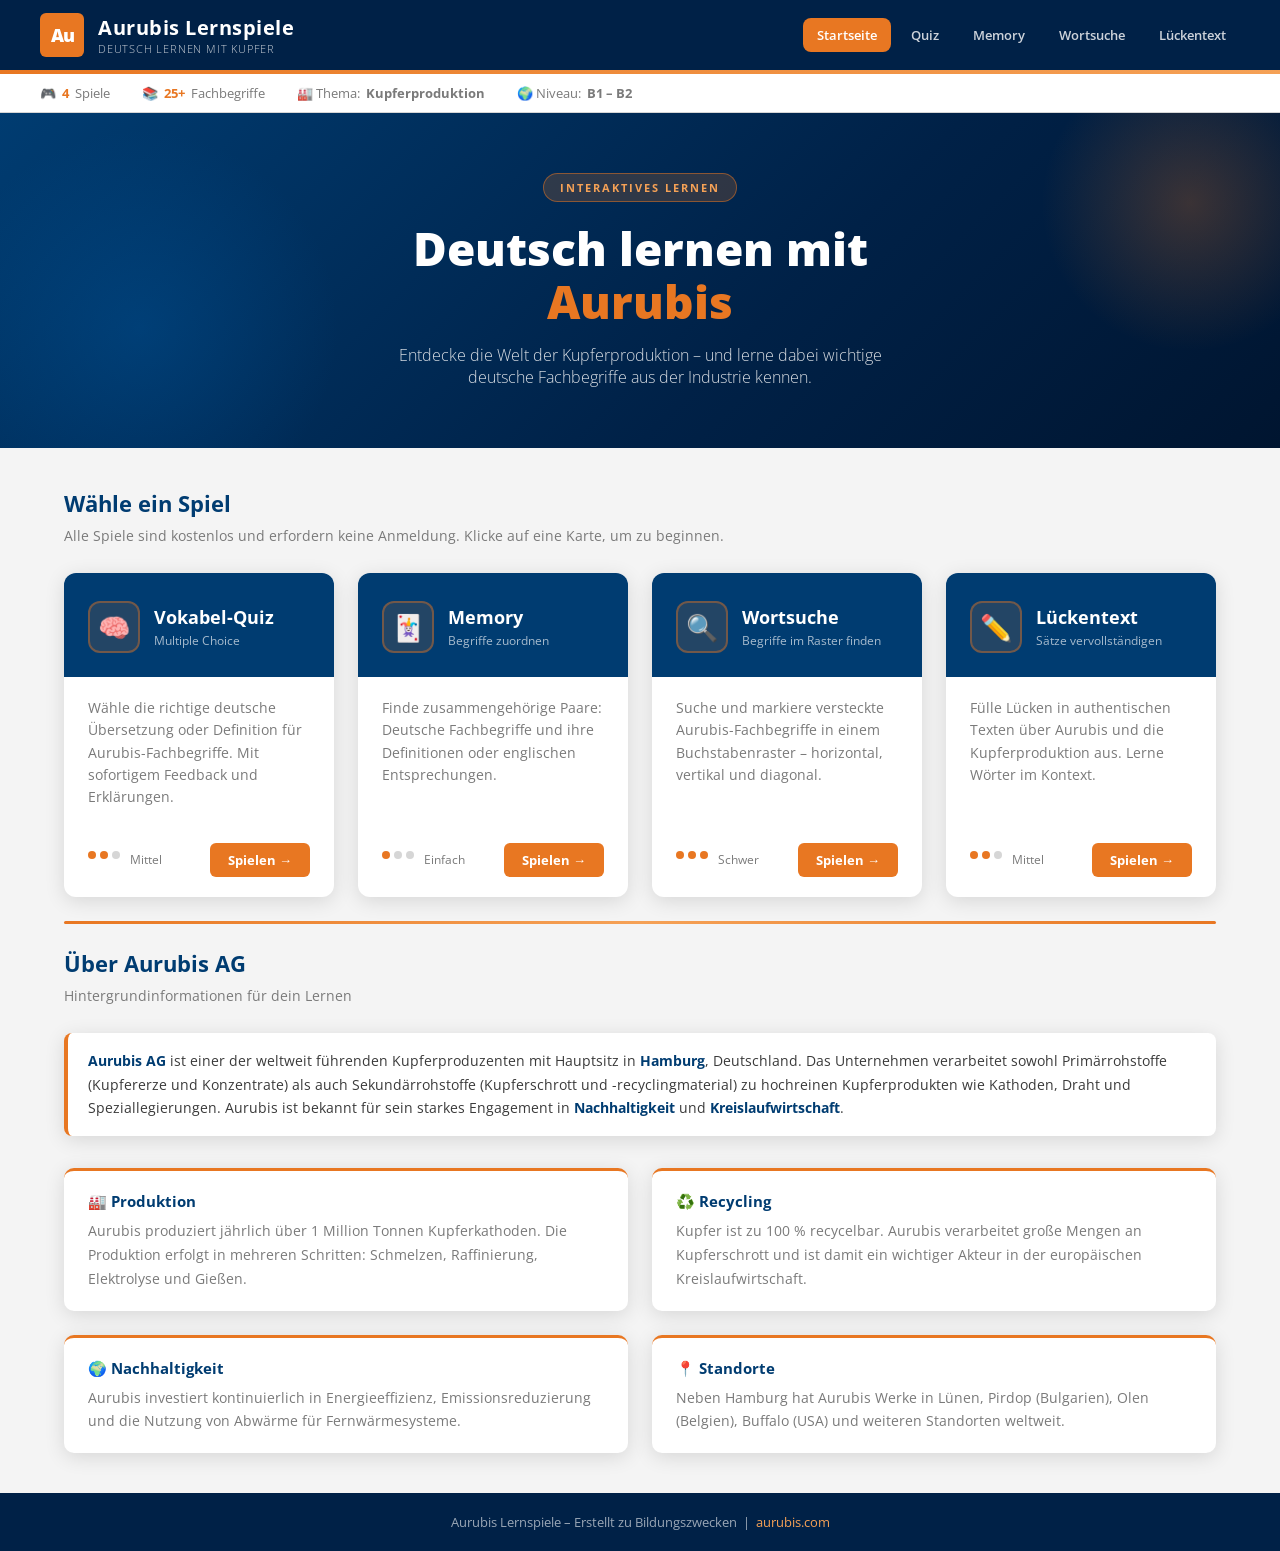
<file: index.html>
<!DOCTYPE html>
<html lang="de">
<head>
  <meta charset="UTF-8" />
  <meta name="viewport" content="width=device-width, initial-scale=1.0" />
  <title>Aurubis Lernspiele – Deutsch lernen mit Aurubis</title>
  <link rel="stylesheet" href="style.css" />
  <style>
    /* Stats strip */
    .stats-strip {
      background: var(--aurubis-white);
      border-bottom: 1px solid var(--aurubis-grey-mid);
      padding: 10px 24px;
    }
    .stats-inner {
      max-width: 1200px;
      margin: 0 auto;
      display: flex;
      gap: 32px;
      align-items: center;
      font-size: 13px;
    }
    .stat-item { display: flex; align-items: center; gap: 6px; color: var(--aurubis-grey); }
    .stat-item .num { color: var(--aurubis-orange); font-weight: 700; }

    .about-grid {
      display: grid;
      grid-template-columns: 1fr 1fr;
      gap: 24px;
      margin-top: 24px;
    }
    @media (max-width: 640px) {
      .about-grid { grid-template-columns: 1fr; }
      .stats-inner { flex-wrap: wrap; gap: 16px; }
    }
    .about-card {
      background: var(--aurubis-white);
      border-radius: 10px;
      padding: 20px 24px;
      box-shadow: var(--shadow);
      border-top: 3px solid var(--aurubis-orange);
    }
    .about-card h4 { color: var(--aurubis-blue); font-size: 15px; margin-bottom: 8px; font-weight: 700; }
    .about-card p { font-size: 14px; color: var(--aurubis-grey); line-height: 1.7; }
  </style>
</head>
<body>

<header class="site-header">
  <div class="header-inner">
    <a href="index.html" class="logo-area">
      <div class="logo-icon">Au</div>
      <div class="logo-text">
        <span class="brand">Aurubis Lernspiele</span>
        <span class="tagline">Deutsch lernen mit Kupfer</span>
      </div>
    </a>
    <nav class="header-nav">
      <a href="index.html" class="active">Startseite</a>
      <a href="quiz.html">Quiz</a>
      <a href="memory.html">Memory</a>
      <a href="wordsearch.html">Wortsuche</a>
      <a href="lueckentext.html">Lückentext</a>
    </nav>
  </div>
</header>
<div class="accent-bar"></div>

<section class="stats-strip">
  <div class="stats-inner">
    <div class="stat-item">🎮 <span class="num">4</span> Spiele</div>
    <div class="stat-item">📚 <span class="num">25+</span> Fachbegriffe</div>
    <div class="stat-item">🏭 Thema: <strong>Kupferproduktion</strong></div>
    <div class="stat-item">🌍 Niveau: <strong>B1 – B2</strong></div>
  </div>
</section>

<section class="hero">
  <div class="hero-content">
    <div class="hero-badge">Interaktives Lernen</div>
    <h1>Deutsch lernen mit<br/><span>Aurubis</span></h1>
    <p>Entdecke die Welt der Kupferproduktion – und lerne dabei wichtige deutsche Fachbegriffe aus der Industrie kennen.</p>
  </div>
</section>

<main>
  <p class="section-title">Wähle ein Spiel</p>
  <p class="section-subtitle">Alle Spiele sind kostenlos und erfordern keine Anmeldung. Klicke auf eine Karte, um zu beginnen.</p>

  <div class="games-grid">

    <a href="quiz.html" class="game-card">
      <div class="game-card-header">
        <div class="game-icon">🧠</div>
        <div>
          <h3>Vokabel-Quiz</h3>
          <p>Multiple Choice</p>
        </div>
      </div>
      <div class="game-card-body">
        <p>Wähle die richtige deutsche Übersetzung oder Definition für Aurubis-Fachbegriffe. Mit sofortigem Feedback und Erklärungen.</p>
      </div>
      <div class="game-card-footer">
        <div class="game-difficulty">
          <div class="dot filled"></div>
          <div class="dot filled"></div>
          <div class="dot"></div>
          <span style="font-size:12px; color:var(--aurubis-grey); margin-left:6px;">Mittel</span>
        </div>
        <span class="play-btn">Spielen →</span>
      </div>
    </a>

    <a href="memory.html" class="game-card">
      <div class="game-card-header">
        <div class="game-icon">🃏</div>
        <div>
          <h3>Memory</h3>
          <p>Begriffe zuordnen</p>
        </div>
      </div>
      <div class="game-card-body">
        <p>Finde zusammengehörige Paare: Deutsche Fachbegriffe und ihre Definitionen oder englischen Entsprechungen.</p>
      </div>
      <div class="game-card-footer">
        <div class="game-difficulty">
          <div class="dot filled"></div>
          <div class="dot"></div>
          <div class="dot"></div>
          <span style="font-size:12px; color:var(--aurubis-grey); margin-left:6px;">Einfach</span>
        </div>
        <span class="play-btn">Spielen →</span>
      </div>
    </a>

    <a href="wordsearch.html" class="game-card">
      <div class="game-card-header">
        <div class="game-icon">🔍</div>
        <div>
          <h3>Wortsuche</h3>
          <p>Begriffe im Raster finden</p>
        </div>
      </div>
      <div class="game-card-body">
        <p>Suche und markiere versteckte Aurubis-Fachbegriffe in einem Buchstabenraster – horizontal, vertikal und diagonal.</p>
      </div>
      <div class="game-card-footer">
        <div class="game-difficulty">
          <div class="dot filled"></div>
          <div class="dot filled"></div>
          <div class="dot filled"></div>
          <span style="font-size:12px; color:var(--aurubis-grey); margin-left:6px;">Schwer</span>
        </div>
        <span class="play-btn">Spielen →</span>
      </div>
    </a>

    <a href="lueckentext.html" class="game-card">
      <div class="game-card-header">
        <div class="game-icon">✏️</div>
        <div>
          <h3>Lückentext</h3>
          <p>Sätze vervollständigen</p>
        </div>
      </div>
      <div class="game-card-body">
        <p>Fülle Lücken in authentischen Texten über Aurubis und die Kupferproduktion aus. Lerne Wörter im Kontext.</p>
      </div>
      <div class="game-card-footer">
        <div class="game-difficulty">
          <div class="dot filled"></div>
          <div class="dot filled"></div>
          <div class="dot"></div>
          <span style="font-size:12px; color:var(--aurubis-grey); margin-left:6px;">Mittel</span>
        </div>
        <span class="play-btn">Spielen →</span>
      </div>
    </a>

  </div>

  <div class="copper-line"></div>

  <p class="section-title">Über Aurubis AG</p>
  <p class="section-subtitle">Hintergrundinformationen für dein Lernen</p>

  <div class="info-box">
    <strong>Aurubis AG</strong> ist einer der weltweit führenden Kupferproduzenten mit Hauptsitz in <strong>Hamburg</strong>, Deutschland.
    Das Unternehmen verarbeitet sowohl Primärrohstoffe (Kupfererze und Konzentrate) als auch Sekundärrohstoffe
    (Kupferschrott und -recyclingmaterial) zu hochreinen Kupferprodukten wie Kathoden, Draht und Speziallegierungen.
    Aurubis ist bekannt für sein starkes Engagement in <strong>Nachhaltigkeit</strong> und <strong>Kreislaufwirtschaft</strong>.
  </div>

  <div class="about-grid">
    <div class="about-card">
      <h4>🏭 Produktion</h4>
      <p>Aurubis produziert jährlich über 1 Million Tonnen Kupferkathoden. Die Produktion erfolgt in mehreren Schritten: Schmelzen, Raffinierung, Elektrolyse und Gießen.</p>
    </div>
    <div class="about-card">
      <h4>♻️ Recycling</h4>
      <p>Kupfer ist zu 100 % recycelbar. Aurubis verarbeitet große Mengen an Kupferschrott und ist damit ein wichtiger Akteur in der europäischen Kreislaufwirtschaft.</p>
    </div>
    <div class="about-card">
      <h4>🌍 Nachhaltigkeit</h4>
      <p>Aurubis investiert kontinuierlich in Energieeffizienz, Emissionsreduzierung und die Nutzung von Abwärme für Fernwärmesysteme.</p>
    </div>
    <div class="about-card">
      <h4>📍 Standorte</h4>
      <p>Neben Hamburg hat Aurubis Werke in Lünen, Pirdop (Bulgarien), Olen (Belgien), Buffalo (USA) und weiteren Standorten weltweit.</p>
    </div>
  </div>

</main>

<footer class="site-footer">
  <p>Aurubis Lernspiele – Erstellt zu Bildungszwecken &nbsp;|&nbsp; <a href="https://www.aurubis.com" target="_blank" rel="noopener">aurubis.com</a></p>
</footer>

</body>
</html>
</file>
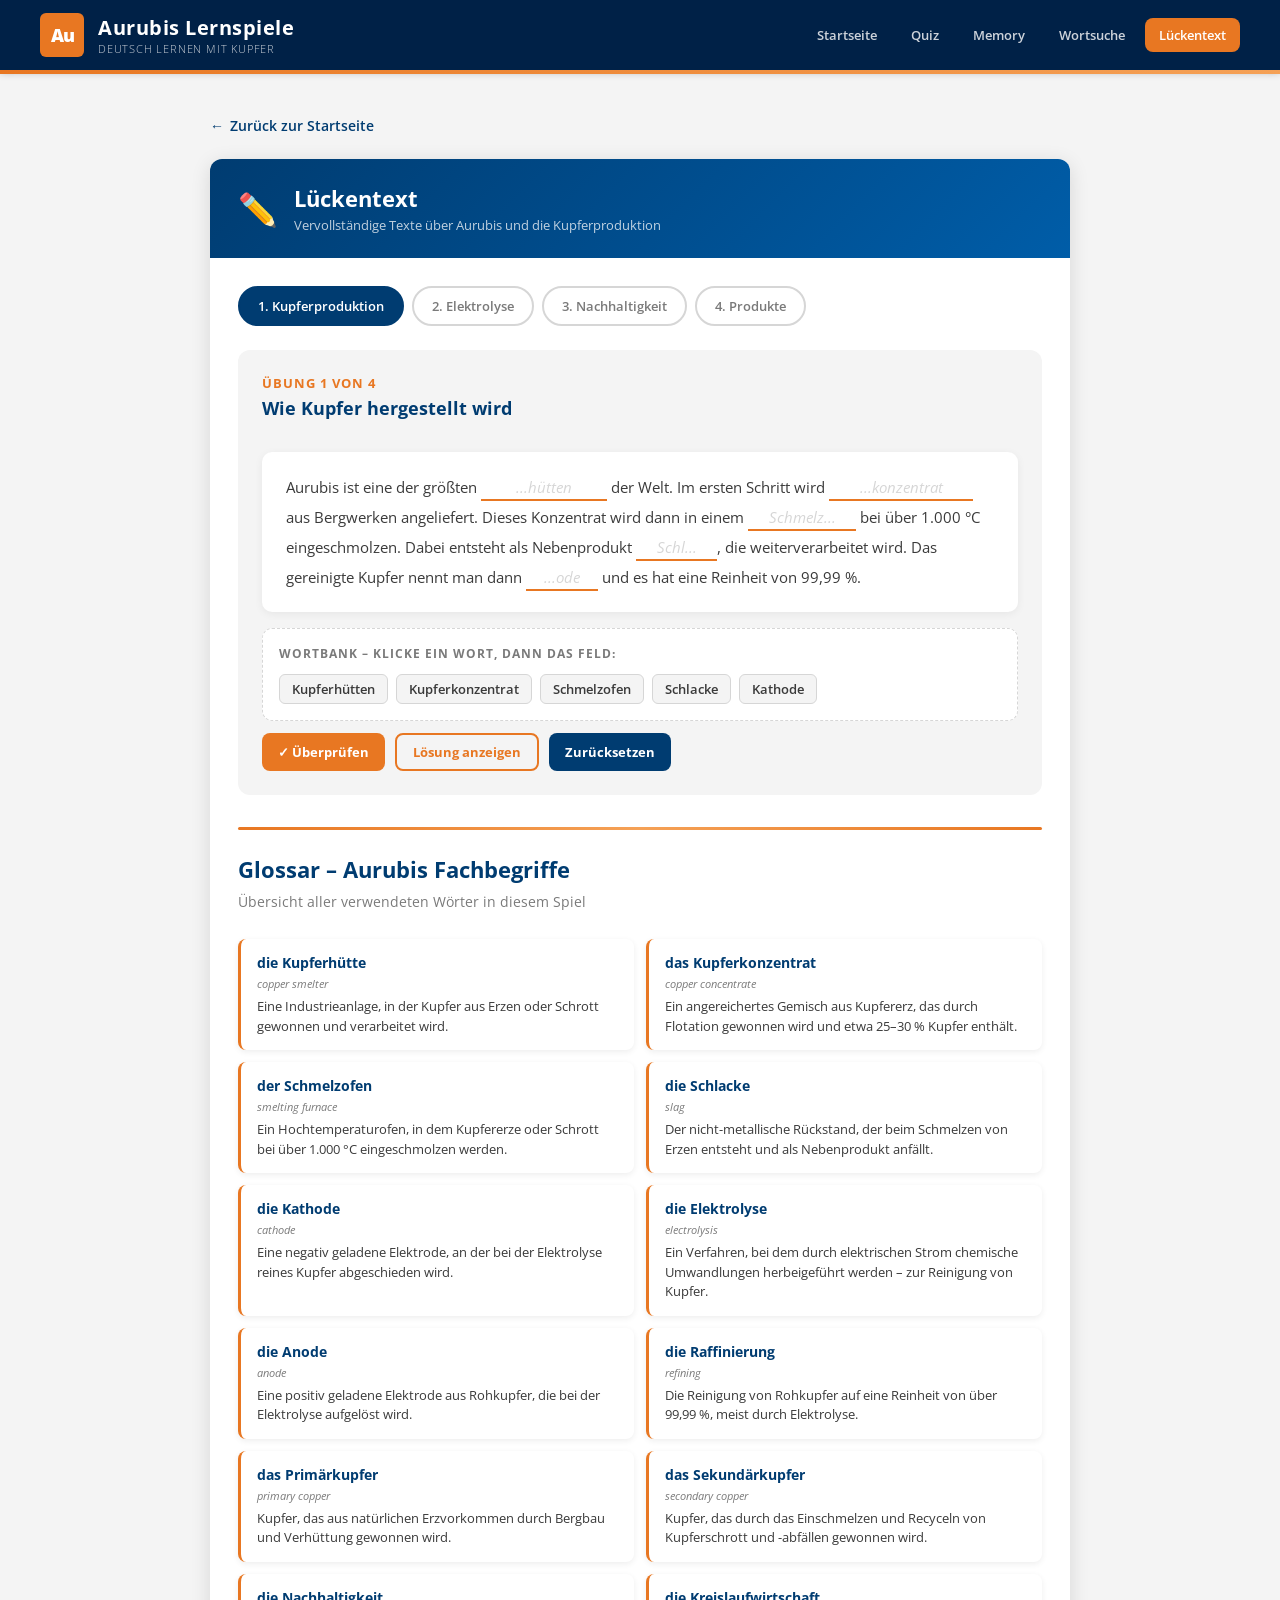
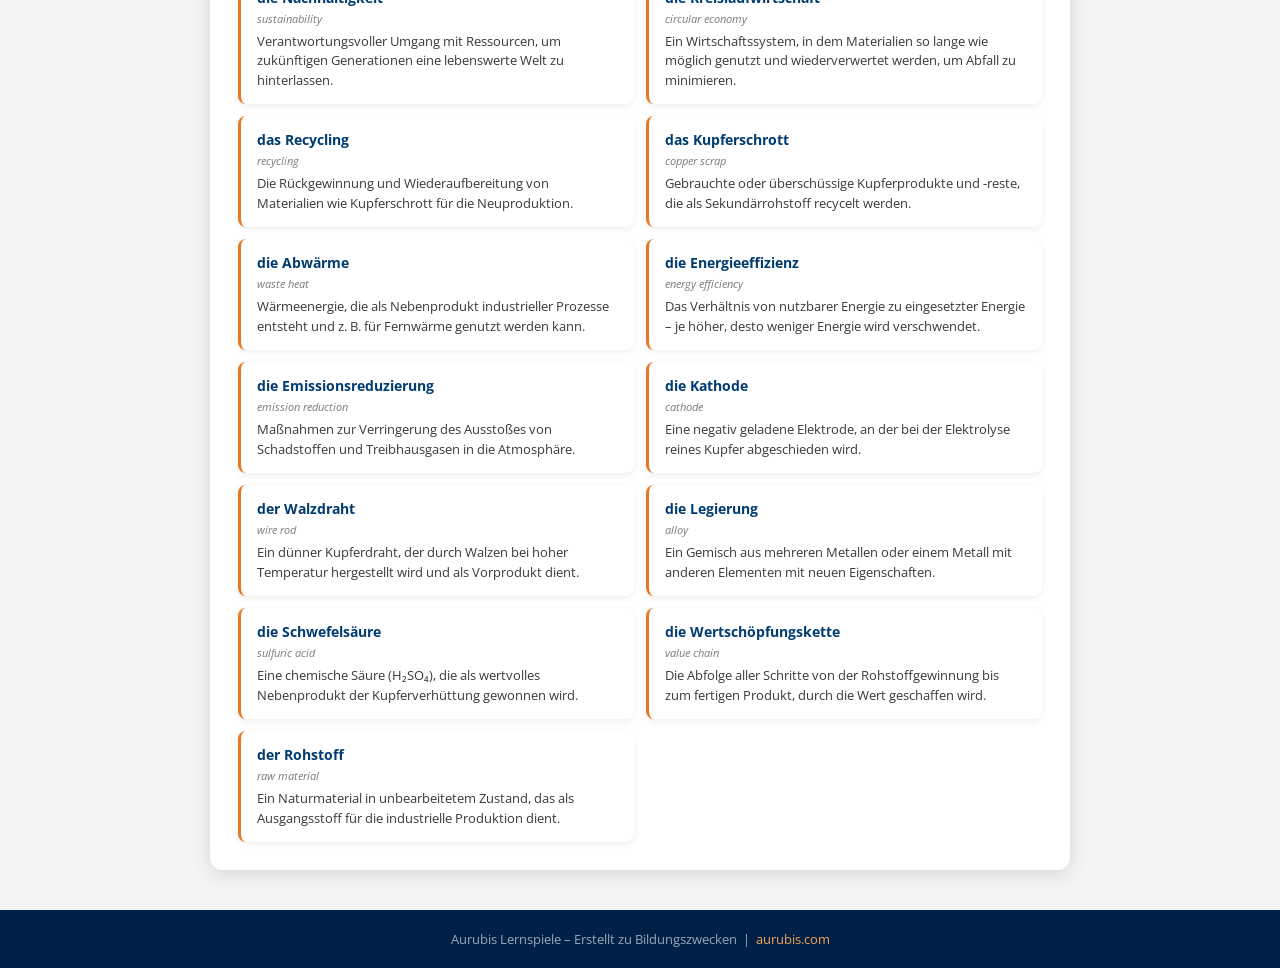
<file: lueckentext.html>
<!DOCTYPE html>
<html lang="de">
<head>
  <meta charset="UTF-8" />
  <meta name="viewport" content="width=device-width, initial-scale=1.0" />
  <title>Lückentext – Aurubis Lernspiele</title>
  <link rel="stylesheet" href="style.css" />
  <style>
    .exercise-selector {
      display: flex;
      gap: 8px;
      flex-wrap: wrap;
      margin-bottom: 24px;
    }
    .ex-tab {
      padding: 9px 18px;
      border-radius: 20px;
      border: 2px solid var(--aurubis-grey-mid);
      background: white;
      cursor: pointer;
      font-family: inherit;
      font-size: 13px;
      font-weight: 600;
      color: var(--aurubis-grey);
      transition: all 0.2s;
    }
    .ex-tab.active {
      border-color: var(--aurubis-blue);
      background: var(--aurubis-blue);
      color: white;
    }
    .ex-tab:hover:not(.active) { border-color: var(--aurubis-blue); color: var(--aurubis-blue); }

    .exercise-box {
      background: var(--aurubis-grey-light);
      border-radius: 12px;
      padding: 24px;
      margin-bottom: 20px;
    }

    .exercise-title {
      font-size: 13px;
      font-weight: 700;
      text-transform: uppercase;
      letter-spacing: 1px;
      color: var(--aurubis-orange);
      margin-bottom: 4px;
    }

    .exercise-topic {
      font-size: 18px;
      font-weight: 700;
      color: var(--aurubis-blue);
      margin-bottom: 16px;
    }

    .passage {
      font-size: 15px;
      line-height: 2.0;
      color: var(--aurubis-grey-dark);
      background: white;
      border-radius: 10px;
      padding: 20px 24px;
      box-shadow: 0 2px 8px rgba(0,0,0,0.06);
    }

    .gap {
      display: inline-block;
      position: relative;
    }
    .gap-input {
      border: none;
      border-bottom: 2px solid var(--aurubis-orange);
      background: transparent;
      font-family: inherit;
      font-size: 15px;
      font-weight: 700;
      color: var(--aurubis-blue-dark);
      text-align: center;
      outline: none;
      padding: 0 4px 2px;
      min-width: 60px;
      width: auto;
      transition: border-color 0.2s;
      cursor: pointer;
    }
    .gap-input::placeholder { color: var(--aurubis-grey-mid); font-weight: 400; font-style: italic; }
    .gap-input:focus { border-bottom-color: var(--aurubis-blue); }
    .gap-input.correct { border-bottom-color: #22c55e; color: #14532d; background: rgba(34,197,94,0.08); border-radius: 4px; }
    .gap-input.wrong   { border-bottom-color: #ef4444; color: #7f1d1d; background: rgba(239,68,68,0.08); border-radius: 4px; }
    .gap-input.revealed { border-bottom-color: var(--aurubis-blue-mid); color: var(--aurubis-blue); background: rgba(0,93,168,0.08); border-radius: 4px; }
    .gap-input:disabled { cursor: default; }

    .word-bank {
      display: flex;
      flex-wrap: wrap;
      gap: 8px;
      margin-top: 16px;
      padding: 16px;
      background: white;
      border-radius: 10px;
      border: 1px dashed var(--aurubis-grey-mid);
    }
    .word-bank-label {
      width: 100%;
      font-size: 12px;
      font-weight: 700;
      text-transform: uppercase;
      letter-spacing: 1px;
      color: var(--aurubis-grey);
      margin-bottom: 4px;
    }
    .bank-word {
      background: var(--aurubis-grey-light);
      border: 1px solid var(--aurubis-grey-mid);
      border-radius: 6px;
      padding: 5px 12px;
      font-size: 13px;
      font-weight: 600;
      color: var(--aurubis-grey-dark);
      cursor: pointer;
      transition: all 0.2s;
      user-select: none;
    }
    .bank-word:hover { background: rgba(232,119,34,0.1); border-color: var(--aurubis-orange); color: var(--aurubis-orange-dark); }
    .bank-word.used { opacity: 0.35; text-decoration: line-through; cursor: default; }

    .exercise-controls {
      display: flex;
      gap: 10px;
      flex-wrap: wrap;
      margin-top: 12px;
    }

    .feedback-line {
      margin-top: 12px;
      padding: 10px 16px;
      border-radius: 8px;
      font-size: 14px;
      font-weight: 600;
      display: none;
    }
    .feedback-line.show { display: block; }
    .feedback-line.ok { background: #d4f8e8; color: #14532d; }
    .feedback-line.err { background: #fee2e2; color: #7f1d1d; }

    .glossary-section { margin-top: 32px; }
    .glossary-grid {
      display: grid;
      grid-template-columns: repeat(auto-fill, minmax(280px, 1fr));
      gap: 12px;
      margin-top: 16px;
    }
    .gloss-card {
      background: white;
      border-radius: 8px;
      padding: 14px 16px;
      box-shadow: 0 2px 6px rgba(0,0,0,0.07);
      border-left: 3px solid var(--aurubis-orange);
    }
    .gloss-term { font-size: 14px; font-weight: 700; color: var(--aurubis-blue); margin-bottom: 4px; }
    .gloss-en   { font-size: 11px; color: var(--aurubis-grey); font-style: italic; margin-bottom: 6px; }
    .gloss-def  { font-size: 13px; color: var(--aurubis-grey-dark); line-height: 1.5; }

    .ex-score {
      display: inline-flex;
      align-items: center;
      gap: 6px;
      background: var(--aurubis-orange);
      color: white;
      border-radius: 20px;
      padding: 4px 14px;
      font-size: 14px;
      font-weight: 700;
      margin-left: auto;
    }
    .ex-header-row {
      display: flex;
      align-items: center;
      gap: 12px;
      margin-bottom: 16px;
    }
  </style>
</head>
<body>

<header class="site-header">
  <div class="header-inner">
    <a href="index.html" class="logo-area">
      <div class="logo-icon">Au</div>
      <div class="logo-text">
        <span class="brand">Aurubis Lernspiele</span>
        <span class="tagline">Deutsch lernen mit Kupfer</span>
      </div>
    </a>
    <nav class="header-nav">
      <a href="index.html">Startseite</a>
      <a href="quiz.html">Quiz</a>
      <a href="memory.html">Memory</a>
      <a href="wordsearch.html">Wortsuche</a>
      <a href="lueckentext.html" class="active">Lückentext</a>
    </nav>
  </div>
</header>
<div class="accent-bar"></div>

<main>
  <div class="game-page" style="max-width:860px;">
    <a href="index.html" class="back-link">Zurück zur Startseite</a>

    <div class="game-panel">
      <div class="game-panel-header">
        <div class="icon">✏️</div>
        <div>
          <h2>Lückentext</h2>
          <p>Vervollständige Texte über Aurubis und die Kupferproduktion</p>
        </div>
      </div>

      <div class="game-panel-body">

        <div class="exercise-selector" id="exSelector"></div>

        <div id="exerciseContainer"></div>

        <div class="glossary-section">
          <div class="copper-line"></div>
          <p class="section-title">Glossar – Aurubis Fachbegriffe</p>
          <p class="section-subtitle">Übersicht aller verwendeten Wörter in diesem Spiel</p>
          <div class="glossary-grid" id="glossaryGrid"></div>
        </div>

      </div>
    </div>
  </div>
</main>

<footer class="site-footer">
  <p>Aurubis Lernspiele – Erstellt zu Bildungszwecken &nbsp;|&nbsp; <a href="https://www.aurubis.com" target="_blank" rel="noopener">aurubis.com</a></p>
</footer>

<script src="vocabulary.js"></script>
<script>
// Each exercise: a text split into segments and gaps
// gaps: { answer, hint }
const EXERCISES = [
  {
    id: 0,
    title: 'Kupferproduktion',
    subtitle: 'Wie Kupfer hergestellt wird',
    text: [
      { type: 'text', content: 'Aurubis ist eine der größten ' },
      { type: 'gap',  answer: 'Kupferhütten', hint: '...hütten', size: 14 },
      { type: 'text', content: ' der Welt. Im ersten Schritt wird ' },
      { type: 'gap',  answer: 'Kupferkonzentrat', hint: '...konzentrat', size: 16 },
      { type: 'text', content: ' aus Bergwerken angeliefert. Dieses Konzentrat wird dann in einem ' },
      { type: 'gap',  answer: 'Schmelzofen', hint: 'Schmelz...', size: 12 },
      { type: 'text', content: ' bei über 1.000 °C eingeschmolzen. Dabei entsteht als Nebenprodukt ' },
      { type: 'gap',  answer: 'Schlacke', hint: 'Schl...', size: 9 },
      { type: 'text', content: ', die weiterverarbeitet wird. Das gereinigte Kupfer nennt man dann ' },
      { type: 'gap',  answer: 'Kathode', hint: '...ode', size: 8 },
      { type: 'text', content: ' und es hat eine Reinheit von 99,99 %.' }
    ],
    wordBank: ['Kupferhütten', 'Kupferkonzentrat', 'Schmelzofen', 'Schlacke', 'Kathode']
  },
  {
    id: 1,
    title: 'Elektrolyse',
    subtitle: 'Reinigung durch elektrischen Strom',
    text: [
      { type: 'text', content: 'Bei der ' },
      { type: 'gap',  answer: 'Elektrolyse', hint: 'Elektro...', size: 12 },
      { type: 'text', content: ' wird Rohkupfer durch elektrischen Strom gereinigt. Das unreine Kupfer bildet dabei die ' },
      { type: 'gap',  answer: 'Anode', hint: 'An...', size: 6 },
      { type: 'text', content: ', die sich im elektrolytischen Bad auflöst. Das gereinigte Kupfer scheidet sich an der ' },
      { type: 'gap',  answer: 'Kathode', hint: 'Kath...', size: 8 },
      { type: 'text', content: ' ab. Dieser Prozess nennt man auch ' },
      { type: 'gap',  answer: 'Raffinierung', hint: 'Raffin...', size: 13 },
      { type: 'text', content: '. Das Ergebnis ist hochreines ' },
      { type: 'gap',  answer: 'Primärkupfer', hint: '...kupfer', size: 13 },
      { type: 'text', content: ' oder – wenn Schrott eingeschmolzen wird – ' },
      { type: 'gap',  answer: 'Sekundärkupfer', hint: 'Sekundär...', size: 15 },
      { type: 'text', content: '.' }
    ],
    wordBank: ['Elektrolyse', 'Anode', 'Kathode', 'Raffinierung', 'Primärkupfer', 'Sekundärkupfer']
  },
  {
    id: 2,
    title: 'Nachhaltigkeit',
    subtitle: 'Umwelt und Kreislaufwirtschaft',
    text: [
      { type: 'text', content: 'Aurubis legt großen Wert auf ' },
      { type: 'gap',  answer: 'Nachhaltigkeit', hint: 'Nachhaltig...', size: 15 },
      { type: 'text', content: '. Ein zentrales Konzept dabei ist die ' },
      { type: 'gap',  answer: 'Kreislaufwirtschaft', hint: 'Kreislauf...', size: 20 },
      { type: 'text', content: ': Kupfer ist zu 100 % recycelbar. Durch intensives ' },
      { type: 'gap',  answer: 'Recycling', hint: 'Rec...', size: 10 },
      { type: 'text', content: ' von ' },
      { type: 'gap',  answer: 'Kupferschrott', hint: '...schrott', size: 14 },
      { type: 'text', content: ' schont Aurubis natürliche Ressourcen. Außerdem wird die bei der Produktion entstehende ' },
      { type: 'gap',  answer: 'Abwärme', hint: 'Ab...', size: 8 },
      { type: 'text', content: ' für Fernwärmesysteme genutzt. So wird die ' },
      { type: 'gap',  answer: 'Energieeffizienz', hint: 'Energie...', size: 17 },
      { type: 'text', content: ' des Gesamtprozesses erhöht und die ' },
      { type: 'gap',  answer: 'Emissionsreduzierung', hint: 'Emissionsred...', size: 21 },
      { type: 'text', content: ' vorangetrieben.' }
    ],
    wordBank: ['Nachhaltigkeit', 'Kreislaufwirtschaft', 'Recycling', 'Kupferschrott', 'Abwärme', 'Energieeffizienz', 'Emissionsreduzierung']
  },
  {
    id: 3,
    title: 'Produkte',
    subtitle: 'Was Aurubis herstellt',
    text: [
      { type: 'text', content: 'Das wichtigste Produkt von Aurubis ist die ' },
      { type: 'gap',  answer: 'Kupferkathode', hint: '...kathode', size: 14 },
      { type: 'text', content: ' – eine Platte aus 99,99 % reinem Kupfer. Darüber hinaus stellt Aurubis ' },
      { type: 'gap',  answer: 'Walzdraht', hint: 'Walz...', size: 10 },
      { type: 'text', content: ' her, der in der Elektroindustrie eingesetzt wird. Kupfer kann auch mit anderen Metallen gemischt werden – das Ergebnis ist eine ' },
      { type: 'gap',  answer: 'Legierung', hint: 'Leg...', size: 10 },
      { type: 'text', content: '. Als Nebenprodukt der Verhüttung wird ' },
      { type: 'gap',  answer: 'Schwefelsäure', hint: 'Schwefel...', size: 14 },
      { type: 'text', content: ' gewonnen, die in der chemischen Industrie genutzt wird. Die ' },
      { type: 'gap',  answer: 'Wertschöpfungskette', hint: '...kette', size: 20 },
      { type: 'text', content: ' von Aurubis reicht vom ' },
      { type: 'gap',  answer: 'Rohstoff', hint: 'Roh...', size: 9 },
      { type: 'text', content: ' bis zum fertigen Produkt.' }
    ],
    wordBank: ['Kupferkathode', 'Walzdraht', 'Legierung', 'Schwefelsäure', 'Wertschöpfungskette', 'Rohstoff']
  }
];

let activeEx = 0;
let scores = Array(EXERCISES.length).fill(null);

function buildExercise(exId) {
  const ex = EXERCISES[exId];
  const container = document.getElementById('exerciseContainer');

  let html = `<div class="exercise-box">
    <div class="exercise-title">Übung ${exId + 1} von ${EXERCISES.length}</div>
    <div class="ex-header-row">
      <div>
        <div class="exercise-topic">${ex.subtitle}</div>
      </div>
      <span class="ex-score" id="exScore-${exId}" style="display:none"></span>
    </div>
    <div class="passage" id="passage-${exId}">`;

  let gapIdx = 0;
  ex.text.forEach(seg => {
    if (seg.type === 'text') {
      html += escapeHtml(seg.content);
    } else {
      const w = Math.max(seg.size * 9, 60);
      html += `<span class="gap">
        <input class="gap-input"
          id="gap-${exId}-${gapIdx}"
          data-answer="${escapeHtml(seg.answer)}"
          data-idx="${gapIdx}"
          placeholder="${escapeHtml(seg.hint)}"
          style="width:${w}px;"
          autocomplete="off" autocorrect="off" spellcheck="false"
        />
      </span>`;
      gapIdx++;
    }
  });

  html += `</div>`;

  // Word bank
  const bankWords = [...ex.wordBank].sort(() => Math.random() - 0.5);
  html += `<div class="word-bank">
    <div class="word-bank-label">Wortbank – klicke ein Wort, dann das Feld:</div>
    ${bankWords.map(w => `<span class="bank-word" data-word="${escapeHtml(w)}">${escapeHtml(w)}</span>`).join('')}
  </div>`;

  html += `<div class="exercise-controls">
    <button class="btn btn-primary btn-sm" onclick="checkExercise(${exId})">✓ Überprüfen</button>
    <button class="btn btn-outline btn-sm" onclick="revealExercise(${exId})">Lösung anzeigen</button>
    <button class="btn btn-secondary btn-sm" onclick="resetExercise(${exId})">Zurücksetzen</button>
  </div>
  <div class="feedback-line" id="feedback-${exId}"></div>
  </div>`;

  container.innerHTML = html;

  // Word bank click handler
  let selectedBankWord = null;
  container.querySelectorAll('.bank-word').forEach(bw => {
    bw.addEventListener('click', () => {
      if (bw.classList.contains('used')) return;
      container.querySelectorAll('.bank-word').forEach(b => b.style.outline = '');
      if (selectedBankWord === bw) {
        selectedBankWord = null;
        return;
      }
      selectedBankWord = bw;
      bw.style.outline = '2px solid var(--aurubis-orange)';
    });
  });

  // Gap input handlers
  container.querySelectorAll('.gap-input').forEach(inp => {
    inp.addEventListener('focus', () => {
      if (selectedBankWord) {
        inp.value = selectedBankWord.dataset.word;
        autosize(inp);
        selectedBankWord.classList.add('used');
        selectedBankWord.style.outline = '';
        selectedBankWord = null;
      }
    });
    inp.addEventListener('input', () => autosize(inp));
  });
}

function autosize(inp) {
  const len = Math.max(inp.value.length, parseInt(inp.dataset.answer?.length || 0) + 2, 6);
  inp.style.width = (len * 9) + 'px';
}

function checkExercise(exId) {
  const ex = EXERCISES[exId];
  let correct = 0, total = 0;
  document.querySelectorAll(`[id^="gap-${exId}-"]`).forEach(inp => {
    total++;
    const ans = inp.dataset.answer.trim().toLowerCase();
    const val = inp.value.trim().toLowerCase();
    inp.classList.remove('correct','wrong','revealed');
    if (val === ans) { inp.classList.add('correct'); correct++; }
    else if (val) { inp.classList.add('wrong'); }
  });
  const fb = document.getElementById(`feedback-${exId}`);
  const pct = Math.round((correct / total) * 100);
  if (correct === total) {
    fb.className = 'feedback-line show ok';
    fb.textContent = `✓ Perfekt! Alle ${total} Lücken richtig ausgefüllt!`;
    document.getElementById(`exScore-${exId}`).style.display = 'inline-flex';
    document.getElementById(`exScore-${exId}`).textContent = `${correct}/${total} ✓`;
  } else {
    fb.className = 'feedback-line show err';
    fb.textContent = `${correct} von ${total} richtig (${pct}%). Markierte Felder sind falsch – versuche es nochmal!`;
  }
}

function revealExercise(exId) {
  document.querySelectorAll(`[id^="gap-${exId}-"]`).forEach(inp => {
    if (!inp.classList.contains('correct')) {
      inp.value = inp.dataset.answer;
      inp.classList.remove('wrong');
      inp.classList.add('revealed');
      autosize(inp);
    }
  });
  // Mark bank words as used
  document.querySelectorAll('.bank-word').forEach(bw => bw.classList.add('used'));
  const fb = document.getElementById(`feedback-${exId}`);
  fb.className = 'feedback-line show err';
  fb.textContent = 'Lösung wurde angezeigt. Lies die Wörter im Kontext und versuche es beim nächsten Mal selbst!';
}

function resetExercise(exId) {
  document.querySelectorAll(`[id^="gap-${exId}-"]`).forEach(inp => {
    inp.value = '';
    inp.classList.remove('correct','wrong','revealed');
  });
  document.querySelectorAll('.bank-word').forEach(bw => {
    bw.classList.remove('used');
    bw.style.outline = '';
  });
  const fb = document.getElementById(`feedback-${exId}`);
  fb.className = 'feedback-line';
}

function escapeHtml(str) {
  return str.replace(/&/g,'&amp;').replace(/</g,'&lt;').replace(/>/g,'&gt;').replace(/"/g,'&quot;');
}

function buildTabs() {
  const sel = document.getElementById('exSelector');
  EXERCISES.forEach((ex, i) => {
    const btn = document.createElement('button');
    btn.className = 'ex-tab' + (i === 0 ? ' active' : '');
    btn.textContent = `${i + 1}. ${ex.title}`;
    btn.addEventListener('click', () => {
      document.querySelectorAll('.ex-tab').forEach(b => b.classList.remove('active'));
      btn.classList.add('active');
      activeEx = i;
      buildExercise(i);
    });
    sel.appendChild(btn);
  });
}

function buildGlossary() {
  const grid = document.getElementById('glossaryGrid');
  const shown = new Set();
  EXERCISES.forEach(ex => {
    ex.wordBank.forEach(word => {
      if (!shown.has(word)) {
        shown.add(word);
        const v = VOCABULARY.find(v => v.term.toLowerCase().includes(word.toLowerCase()) || word.toLowerCase().includes(v.term.replace(/^(die|der|das)\s/i,'').toLowerCase()));
        if (v) {
          const card = document.createElement('div');
          card.className = 'gloss-card';
          card.innerHTML = `<div class="gloss-term">${v.term}</div><div class="gloss-en">${v.english}</div><div class="gloss-def">${v.definition}</div>`;
          grid.appendChild(card);
        }
      }
    });
  });
}

buildTabs();
buildExercise(0);
buildGlossary();
</script>

</body>
</html>
</file>
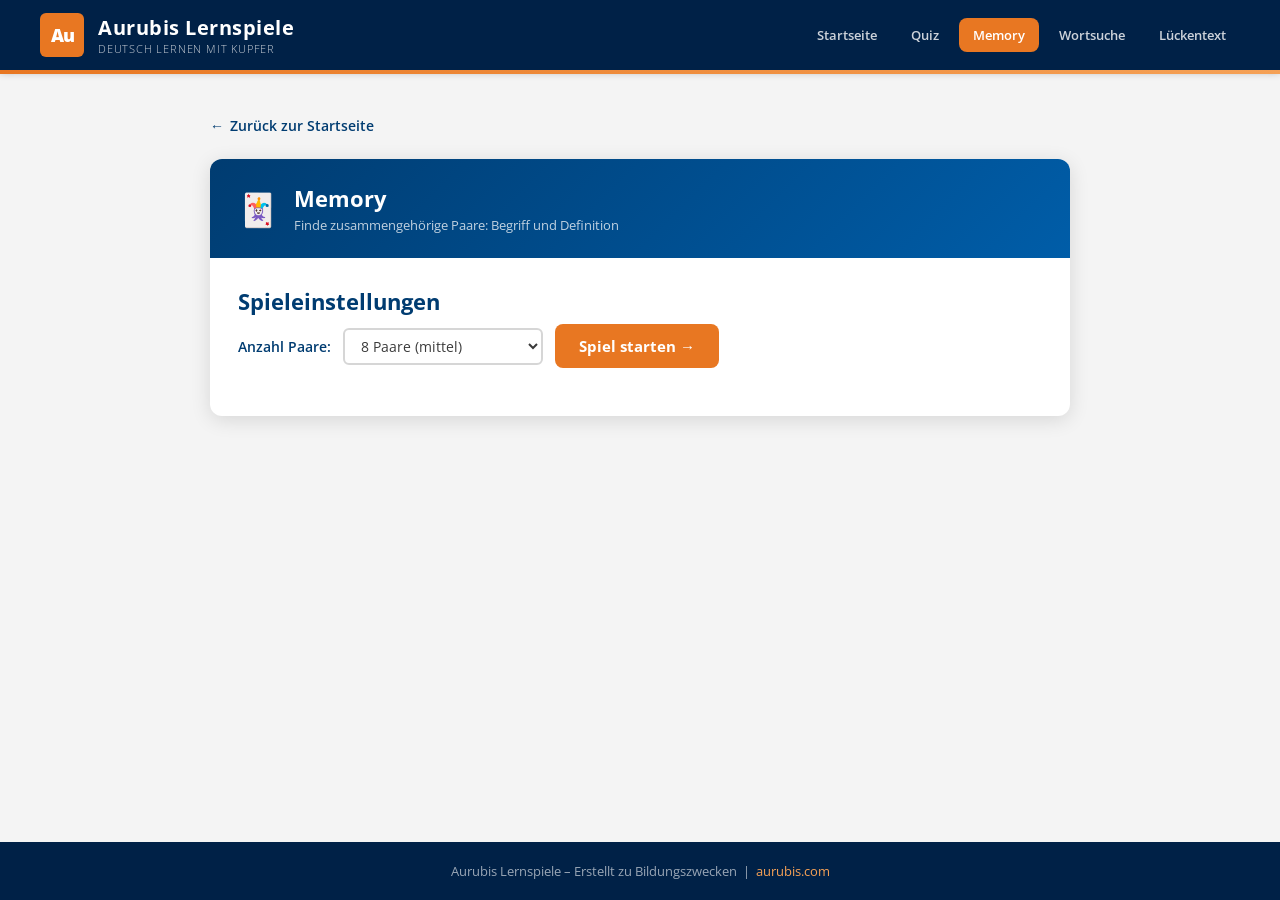
<file: memory.html>
<!DOCTYPE html>
<html lang="de">
<head>
  <meta charset="UTF-8" />
  <meta name="viewport" content="width=device-width, initial-scale=1.0" />
  <title>Memory – Aurubis Lernspiele</title>
  <link rel="stylesheet" href="style.css" />
  <style>
    .memory-controls {
      display: flex;
      align-items: center;
      gap: 12px;
      margin-bottom: 20px;
      flex-wrap: wrap;
    }
    .pairs-selector label {
      font-size: 14px;
      font-weight: 600;
      color: var(--aurubis-blue);
      margin-right: 8px;
    }
    .pairs-selector select {
      border: 2px solid var(--aurubis-grey-mid);
      border-radius: 6px;
      padding: 6px 12px;
      font-family: inherit;
      font-size: 14px;
      color: var(--aurubis-grey-dark);
      background: white;
      cursor: pointer;
    }

    .memory-board {
      display: grid;
      gap: 10px;
      margin-bottom: 20px;
    }
    .memory-board.pairs-6  { grid-template-columns: repeat(4, 1fr); }
    .memory-board.pairs-8  { grid-template-columns: repeat(4, 1fr); }
    .memory-board.pairs-10 { grid-template-columns: repeat(5, 1fr); }
    .memory-board.pairs-12 { grid-template-columns: repeat(6, 1fr); }
    @media (max-width: 600px) {
      .memory-board { grid-template-columns: repeat(3, 1fr) !important; }
    }

    .memory-card {
      aspect-ratio: 3 / 4;
      cursor: pointer;
      perspective: 600px;
      min-height: 80px;
    }
    .card-inner {
      width: 100%; height: 100%;
      position: relative;
      transform-style: preserve-3d;
      transition: transform 0.45s ease;
      border-radius: 10px;
    }
    .memory-card.flipped .card-inner { transform: rotateY(180deg); }
    .memory-card.matched .card-inner { transform: rotateY(180deg); }

    .card-face {
      position: absolute; inset: 0;
      border-radius: 10px;
      display: flex;
      align-items: center;
      justify-content: center;
      backface-visibility: hidden;
      -webkit-backface-visibility: hidden;
      font-size: 13px;
      font-weight: 600;
      padding: 8px;
      text-align: center;
      line-height: 1.4;
      word-break: break-word;
      hyphens: auto;
    }
    .card-back {
      background: linear-gradient(135deg, var(--aurubis-blue), var(--aurubis-blue-mid));
      color: var(--aurubis-white);
      font-size: 22px;
    }
    .card-back::after { content: '🔲'; font-size: 28px; }
    .card-front {
      transform: rotateY(180deg);
      box-shadow: 0 2px 8px rgba(0,0,0,0.15);
    }
    .card-front.type-term {
      background: linear-gradient(135deg, #fff8f0, #fff2e0);
      border: 2px solid var(--aurubis-orange);
      color: var(--aurubis-blue-dark);
    }
    .card-front.type-def {
      background: linear-gradient(135deg, #f0f4ff, #e8eeff);
      border: 2px solid var(--aurubis-blue-mid);
      color: var(--aurubis-blue-dark);
      font-size: 11px;
      font-weight: 400;
    }
    .card-front.type-en {
      background: linear-gradient(135deg, #f0fff4, #e8fce8);
      border: 2px solid #22c55e;
      color: #14532d;
      font-style: italic;
    }

    .memory-card.matched .card-front {
      background: linear-gradient(135deg, #d4f8e8, #bbf7d0) !important;
      border-color: #22c55e !important;
      opacity: 0.85;
    }
    .memory-card.no-match .card-inner {
      animation: shake 0.4s ease;
    }
    @keyframes shake {
      0%,100% { transform: rotateY(180deg) translateX(0); }
      25% { transform: rotateY(180deg) translateX(-5px); }
      75% { transform: rotateY(180deg) translateX(5px); }
    }

    .match-flash {
      animation: matchPulse 0.5s ease;
    }
    @keyframes matchPulse {
      0% { transform: rotateY(180deg) scale(1); }
      50% { transform: rotateY(180deg) scale(1.08); }
      100% { transform: rotateY(180deg) scale(1); }
    }

    .timer-display {
      font-size: 20px;
      font-weight: 800;
      color: var(--aurubis-orange);
      min-width: 60px;
      text-align: center;
    }

    .legend {
      display: flex;
      gap: 16px;
      flex-wrap: wrap;
      font-size: 12px;
      color: var(--aurubis-grey);
      margin-bottom: 16px;
    }
    .legend-item {
      display: flex; align-items: center; gap: 6px;
    }
    .legend-swatch {
      width: 16px; height: 16px; border-radius: 4px; flex-shrink: 0;
    }
    .swatch-term { background: #fff2e0; border: 2px solid var(--aurubis-orange); }
    .swatch-def  { background: #e8eeff; border: 2px solid var(--aurubis-blue-mid); }

    .match-info {
      background: var(--aurubis-white);
      border: 1px solid var(--aurubis-grey-mid);
      border-radius: 10px;
      padding: 16px 20px;
      margin-top: 16px;
      display: none;
    }
    .match-info.visible { display: block; }
    .match-info h4 { color: var(--aurubis-blue); font-size: 15px; margin-bottom: 6px; }
    .match-info p { font-size: 13px; color: var(--aurubis-grey); line-height: 1.6; }
  </style>
</head>
<body>

<header class="site-header">
  <div class="header-inner">
    <a href="index.html" class="logo-area">
      <div class="logo-icon">Au</div>
      <div class="logo-text">
        <span class="brand">Aurubis Lernspiele</span>
        <span class="tagline">Deutsch lernen mit Kupfer</span>
      </div>
    </a>
    <nav class="header-nav">
      <a href="index.html">Startseite</a>
      <a href="quiz.html">Quiz</a>
      <a href="memory.html" class="active">Memory</a>
      <a href="wordsearch.html">Wortsuche</a>
      <a href="lueckentext.html">Lückentext</a>
    </nav>
  </div>
</header>
<div class="accent-bar"></div>

<main>
  <div class="game-page">
    <a href="index.html" class="back-link">Zurück zur Startseite</a>

    <div class="game-panel">
      <div class="game-panel-header">
        <div class="icon">🃏</div>
        <div>
          <h2>Memory</h2>
          <p>Finde zusammengehörige Paare: Begriff und Definition</p>
        </div>
      </div>

      <div class="game-panel-body">

        <div id="setupArea">
          <p class="section-title" style="margin-bottom:8px;">Spieleinstellungen</p>
          <div class="memory-controls">
            <div class="pairs-selector">
              <label for="pairCount">Anzahl Paare:</label>
              <select id="pairCount">
                <option value="6">6 Paare (einfach)</option>
                <option value="8" selected>8 Paare (mittel)</option>
                <option value="10">10 Paare (schwer)</option>
                <option value="12">12 Paare (sehr schwer)</option>
              </select>
            </div>
            <button class="btn btn-primary" id="startMemory">Spiel starten →</button>
          </div>
        </div>

        <div id="gameArea" style="display:none;">
          <div class="score-bar">
            <div class="score-item">
              <span class="score-value" id="memMatches">0</span>
              <span class="score-label">Paare</span>
            </div>
            <div class="score-item">
              <span class="score-value" id="memMoves">0</span>
              <span class="score-label">Züge</span>
            </div>
            <div class="score-item">
              <span class="score-value timer-display" id="memTimer">0:00</span>
              <span class="score-label">Zeit</span>
            </div>
            <button class="btn btn-outline btn-sm" id="resetMemory">Neu starten</button>
          </div>

          <div class="legend">
            <div class="legend-item"><div class="legend-swatch swatch-term"></div> Deutsch (Begriff)</div>
            <div class="legend-item"><div class="legend-swatch swatch-def"></div> Definition</div>
          </div>

          <div class="memory-board" id="memoryBoard"></div>

          <div class="match-info" id="matchInfo">
            <h4 id="matchTitle"></h4>
            <p id="matchDesc"></p>
          </div>
        </div>

        <div class="result-screen" id="memResultScreen" style="display:none;">
          <div class="result-icon">🎉</div>
          <h3>Alle Paare gefunden!</h3>
          <div class="final-score" id="memFinalScore"></div>
          <p id="memResultMsg"></p>
          <div class="result-actions">
            <button class="btn btn-primary" id="memReplay">Nochmal spielen</button>
            <a href="index.html" class="btn btn-secondary">Andere Spiele</a>
          </div>
        </div>

      </div>
    </div>
  </div>
</main>

<footer class="site-footer">
  <p>Aurubis Lernspiele – Erstellt zu Bildungszwecken &nbsp;|&nbsp; <a href="https://www.aurubis.com" target="_blank" rel="noopener">aurubis.com</a></p>
</footer>

<script src="vocabulary.js"></script>
<script>
  let flipped = [];
  let matched = 0;
  let moves = 0;
  let pairCount = 8;
  let timerInterval = null;
  let seconds = 0;
  let canFlip = true;
  let chosenVocab = [];

  document.getElementById('startMemory').addEventListener('click', () => {
    pairCount = parseInt(document.getElementById('pairCount').value);
    document.getElementById('setupArea').style.display = 'none';
    document.getElementById('gameArea').style.display = 'block';
    startGame();
  });

  document.getElementById('resetMemory').addEventListener('click', () => {
    clearInterval(timerInterval);
    startGame();
  });

  document.getElementById('memReplay').addEventListener('click', () => {
    document.getElementById('memResultScreen').style.display = 'none';
    document.getElementById('setupArea').style.display = 'block';
    document.getElementById('gameArea').style.display = 'none';
  });

  function shuffle(arr) {
    const a = [...arr];
    for (let i = a.length - 1; i > 0; i--) {
      const j = Math.floor(Math.random() * (i + 1));
      [a[i], a[j]] = [a[j], a[i]];
    }
    return a;
  }

  function startGame() {
    flipped = []; matched = 0; moves = 0; seconds = 0; canFlip = true;
    chosenVocab = shuffle(VOCABULARY).slice(0, pairCount);

    document.getElementById('memMatches').textContent = '0';
    document.getElementById('memMoves').textContent = '0';
    document.getElementById('memTimer').textContent = '0:00';
    document.getElementById('matchInfo').classList.remove('visible');
    document.getElementById('memResultScreen').style.display = 'none';
    document.getElementById('gameArea').style.display = 'block';

    clearInterval(timerInterval);
    timerInterval = setInterval(() => {
      seconds++;
      const m = Math.floor(seconds / 60);
      const s = seconds % 60;
      document.getElementById('memTimer').textContent = `${m}:${s.toString().padStart(2,'0')}`;
    }, 1000);

    // Build cards: each vocab item gets a "term" card and a "definition" card
    const cards = [];
    chosenVocab.forEach((v, i) => {
      cards.push({ id: i, type: 'term',  text: v.term,       vocab: v });
      cards.push({ id: i, type: 'def',   text: v.definition, vocab: v });
    });
    const shuffled = shuffle(cards);

    const board = document.getElementById('memoryBoard');
    const cols = pairCount <= 6 ? 4 : pairCount <= 8 ? 4 : pairCount <= 10 ? 5 : 6;
    board.className = `memory-board pairs-${pairCount}`;
    board.style.gridTemplateColumns = `repeat(${cols}, 1fr)`;
    board.innerHTML = '';

    shuffled.forEach((card, idx) => {
      const el = document.createElement('div');
      el.className = 'memory-card';
      el.dataset.pairId = card.id;
      el.dataset.cardType = card.type;
      el.dataset.idx = idx;
      el.innerHTML = `
        <div class="card-inner">
          <div class="card-face card-back"></div>
          <div class="card-face card-front type-${card.type}">${card.text}</div>
        </div>`;
      el.addEventListener('click', () => flipCard(el, card));
      board.appendChild(el);
    });
  }

  function flipCard(el, card) {
    if (!canFlip) return;
    if (el.classList.contains('flipped') || el.classList.contains('matched')) return;
    if (flipped.length >= 2) return;

    el.classList.add('flipped');
    flipped.push({ el, card });

    if (flipped.length === 2) {
      moves++;
      document.getElementById('memMoves').textContent = moves;
      canFlip = false;
      checkMatch();
    }
  }

  function checkMatch() {
    const [a, b] = flipped;
    if (a.card.id === b.card.id && a.card.type !== b.card.type) {
      // Match!
      setTimeout(() => {
        a.el.classList.add('matched');
        b.el.classList.add('matched');
        a.el.querySelector('.card-inner').classList.add('match-flash');
        b.el.querySelector('.card-inner').classList.add('match-flash');

        matched++;
        document.getElementById('memMatches').textContent = matched;

        // Show vocab info
        const mi = document.getElementById('matchInfo');
        const vocab = a.card.vocab;
        document.getElementById('matchTitle').textContent = `✓ ${vocab.term} – Treffer!`;
        document.getElementById('matchDesc').innerHTML =
          `<strong>Definition:</strong> ${vocab.definition} &nbsp;|&nbsp; <em>Englisch: ${vocab.english}</em>`;
        mi.classList.add('visible');

        flipped = [];
        canFlip = true;

        if (matched === pairCount) {
          clearInterval(timerInterval);
          setTimeout(showMemResult, 800);
        }
      }, 400);
    } else {
      // No match
      a.el.querySelector('.card-inner').classList.add('no-match');
      b.el.querySelector('.card-inner').classList.add('no-match');
      setTimeout(() => {
        a.el.classList.remove('flipped');
        b.el.classList.remove('flipped');
        a.el.querySelector('.card-inner').classList.remove('no-match');
        b.el.querySelector('.card-inner').classList.remove('no-match');
        flipped = [];
        canFlip = true;
      }, 900);
    }
  }

  function showMemResult() {
    document.getElementById('gameArea').style.display = 'none';
    document.getElementById('memResultScreen').style.display = 'block';
    const m = Math.floor(seconds / 60);
    const s = seconds % 60;
    const timeStr = `${m}:${s.toString().padStart(2,'0')}`;
    document.getElementById('memFinalScore').textContent = `${moves} Züge`;
    let msg = '';
    if (moves <= pairCount * 2) msg = `Fantastisch! Du hast alle Paare in ${timeStr} Minuten mit nur ${moves} Zügen gefunden!`;
    else if (moves <= pairCount * 3) msg = `Sehr gut! ${pairCount} Paare in ${timeStr} – du hast ein gutes Gedächtnis!`;
    else msg = `Geschafft! Alle Paare in ${timeStr} gefunden. Mit mehr Übung wird es noch schneller!`;
    document.getElementById('memResultMsg').textContent = msg;
  }
</script>

</body>
</html>
</file>
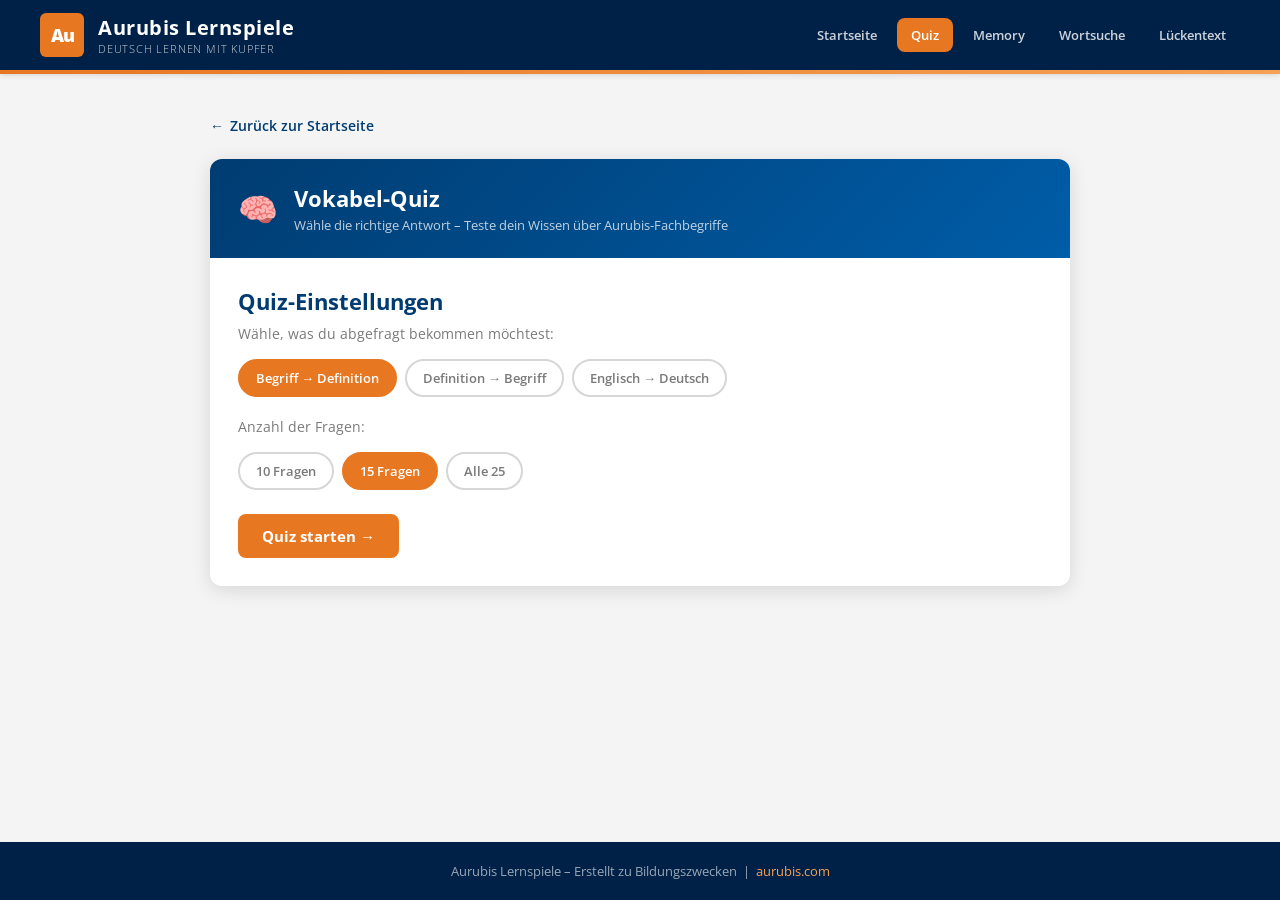
<file: quiz.html>
<!DOCTYPE html>
<html lang="de">
<head>
  <meta charset="UTF-8" />
  <meta name="viewport" content="width=device-width, initial-scale=1.0" />
  <title>Vokabel-Quiz – Aurubis Lernspiele</title>
  <link rel="stylesheet" href="style.css" />
  <style>
    .quiz-question {
      background: linear-gradient(135deg, var(--aurubis-blue) 0%, var(--aurubis-blue-mid) 100%);
      color: var(--aurubis-white);
      border-radius: 10px;
      padding: 24px 28px;
      margin-bottom: 24px;
      min-height: 100px;
      display: flex;
      flex-direction: column;
      justify-content: center;
    }
    .question-label {
      font-size: 11px;
      text-transform: uppercase;
      letter-spacing: 1px;
      opacity: 0.7;
      margin-bottom: 8px;
    }
    .question-text {
      font-size: 20px;
      font-weight: 700;
      line-height: 1.4;
    }
    .question-hint {
      margin-top: 8px;
      font-size: 13px;
      opacity: 0.7;
      font-style: italic;
    }

    .options-grid {
      display: grid;
      grid-template-columns: 1fr 1fr;
      gap: 12px;
      margin-bottom: 20px;
    }
    @media (max-width: 540px) { .options-grid { grid-template-columns: 1fr; } }

    .option-btn {
      background: var(--aurubis-grey-light);
      border: 2px solid var(--aurubis-grey-mid);
      border-radius: 10px;
      padding: 16px 20px;
      text-align: left;
      cursor: pointer;
      font-family: inherit;
      font-size: 14px;
      font-weight: 600;
      color: var(--aurubis-grey-dark);
      transition: all 0.2s ease;
      display: flex;
      align-items: flex-start;
      gap: 10px;
      line-height: 1.4;
    }
    .option-btn:hover:not(:disabled) {
      border-color: var(--aurubis-orange);
      background: rgba(232,119,34,0.06);
      transform: translateY(-2px);
    }
    .option-btn .opt-letter {
      display: inline-flex;
      align-items: center;
      justify-content: center;
      width: 26px;
      height: 26px;
      border-radius: 50%;
      background: var(--aurubis-grey-mid);
      color: var(--aurubis-grey-dark);
      font-size: 12px;
      font-weight: 700;
      flex-shrink: 0;
      transition: all 0.2s;
    }
    .option-btn:hover:not(:disabled) .opt-letter {
      background: var(--aurubis-orange);
      color: white;
    }
    .option-btn.correct {
      background: #d4f8e8;
      border-color: #22c55e;
      color: #14532d;
    }
    .option-btn.correct .opt-letter { background: #22c55e; color: white; }
    .option-btn.wrong {
      background: #fee2e2;
      border-color: #ef4444;
      color: #7f1d1d;
    }
    .option-btn.wrong .opt-letter { background: #ef4444; color: white; }
    .option-btn:disabled { cursor: not-allowed; }

    .feedback-box {
      border-radius: 10px;
      padding: 16px 20px;
      margin-bottom: 16px;
      font-size: 14px;
      line-height: 1.6;
      display: none;
    }
    .feedback-box.correct {
      background: #d4f8e8;
      border-left: 4px solid #22c55e;
      color: #14532d;
      display: block;
    }
    .feedback-box.wrong {
      background: #fee2e2;
      border-left: 4px solid #ef4444;
      color: #7f1d1d;
      display: block;
    }
    .feedback-box .fb-title { font-weight: 700; margin-bottom: 6px; font-size: 15px; }
    .feedback-box .fb-def {
      margin-top: 8px;
      padding-top: 8px;
      border-top: 1px solid rgba(0,0,0,0.1);
      font-style: italic;
    }

    .quiz-controls { display: flex; justify-content: flex-end; margin-top: 8px; }

    .mode-selector {
      display: flex;
      gap: 8px;
      margin-bottom: 20px;
      flex-wrap: wrap;
    }
    .mode-btn {
      padding: 8px 16px;
      border-radius: 20px;
      border: 2px solid var(--aurubis-grey-mid);
      background: white;
      cursor: pointer;
      font-family: inherit;
      font-size: 13px;
      font-weight: 600;
      color: var(--aurubis-grey);
      transition: all 0.2s;
    }
    .mode-btn.active {
      border-color: var(--aurubis-orange);
      background: var(--aurubis-orange);
      color: white;
    }
    .mode-btn:hover:not(.active) { border-color: var(--aurubis-orange); color: var(--aurubis-orange); }

    .category-tag {
      display: inline-block;
      background: rgba(232,119,34,0.15);
      color: var(--aurubis-orange-dark);
      border-radius: 4px;
      padding: 2px 8px;
      font-size: 11px;
      font-weight: 700;
      text-transform: uppercase;
      letter-spacing: 0.5px;
      margin-bottom: 8px;
    }
  </style>
</head>
<body>

<header class="site-header">
  <div class="header-inner">
    <a href="index.html" class="logo-area">
      <div class="logo-icon">Au</div>
      <div class="logo-text">
        <span class="brand">Aurubis Lernspiele</span>
        <span class="tagline">Deutsch lernen mit Kupfer</span>
      </div>
    </a>
    <nav class="header-nav">
      <a href="index.html">Startseite</a>
      <a href="quiz.html" class="active">Quiz</a>
      <a href="memory.html">Memory</a>
      <a href="wordsearch.html">Wortsuche</a>
      <a href="lueckentext.html">Lückentext</a>
    </nav>
  </div>
</header>
<div class="accent-bar"></div>

<main>
  <div class="game-page">
    <a href="index.html" class="back-link">Zurück zur Startseite</a>

    <div class="game-panel">
      <div class="game-panel-header">
        <div class="icon">🧠</div>
        <div>
          <h2>Vokabel-Quiz</h2>
          <p>Wähle die richtige Antwort – Teste dein Wissen über Aurubis-Fachbegriffe</p>
        </div>
      </div>

      <div class="game-panel-body" id="setupScreen">
        <p class="section-title">Quiz-Einstellungen</p>
        <p style="color:var(--aurubis-grey); font-size:14px; margin-bottom:16px;">Wähle, was du abgefragt bekommen möchtest:</p>
        <div class="mode-selector">
          <button class="mode-btn active" data-mode="def">Begriff → Definition</button>
          <button class="mode-btn" data-mode="term">Definition → Begriff</button>
          <button class="mode-btn" data-mode="en">Englisch → Deutsch</button>
        </div>
        <p style="color:var(--aurubis-grey); font-size:14px; margin-bottom:16px;">Anzahl der Fragen:</p>
        <div class="mode-selector">
          <button class="mode-btn" data-count="10">10 Fragen</button>
          <button class="mode-btn active" data-count="15">15 Fragen</button>
          <button class="mode-btn" data-count="25">Alle 25</button>
        </div>
        <div style="margin-top:24px;">
          <button class="btn btn-primary" id="startQuizBtn">Quiz starten →</button>
        </div>
      </div>

      <div class="game-panel-body" id="quizScreen" style="display:none;">
        <div class="score-bar">
          <div class="score-item">
            <span class="score-value" id="scoreCorrect">0</span>
            <span class="score-label">Richtig</span>
          </div>
          <div class="score-item">
            <span class="score-value" id="scoreWrong">0</span>
            <span class="score-label">Falsch</span>
          </div>
          <div class="score-item">
            <span class="score-value" id="scoreRemain">15</span>
            <span class="score-label">Verbleibend</span>
          </div>
        </div>

        <div class="progress-wrap">
          <div class="progress-fill" id="quizProgress" style="width:0%"></div>
        </div>

        <div class="quiz-question">
          <div class="category-tag" id="questionCategory"></div>
          <div class="question-label" id="questionLabel"></div>
          <div class="question-text" id="questionText"></div>
          <div class="question-hint" id="questionHint"></div>
        </div>

        <div class="options-grid" id="optionsGrid"></div>
        <div class="feedback-box" id="feedbackBox"></div>
        <div class="quiz-controls">
          <button class="btn btn-primary" id="nextBtn" style="display:none;">Nächste Frage →</button>
        </div>
      </div>

      <div class="game-panel-body result-screen" id="resultScreen" style="display:none;">
        <div class="result-icon" id="resultIcon"></div>
        <h3 id="resultTitle"></h3>
        <div class="final-score" id="finalScore"></div>
        <p id="resultMsg"></p>
        <div class="result-actions">
          <button class="btn btn-primary" id="replayBtn">Nochmal spielen</button>
          <a href="index.html" class="btn btn-secondary">Andere Spiele</a>
        </div>
      </div>
    </div>
  </div>
</main>

<footer class="site-footer">
  <p>Aurubis Lernspiele – Erstellt zu Bildungszwecken &nbsp;|&nbsp; <a href="https://www.aurubis.com" target="_blank" rel="noopener">aurubis.com</a></p>
</footer>

<script src="vocabulary.js"></script>
<script>
  let mode = 'def';
  let totalCount = 15;
  let questions = [];
  let current = 0;
  let correct = 0;
  let wrong = 0;

  // Mode selector
  document.querySelectorAll('[data-mode]').forEach(btn => {
    btn.addEventListener('click', () => {
      document.querySelectorAll('[data-mode]').forEach(b => b.classList.remove('active'));
      btn.classList.add('active');
      mode = btn.dataset.mode;
    });
  });

  // Count selector
  document.querySelectorAll('[data-count]').forEach(btn => {
    btn.addEventListener('click', () => {
      document.querySelectorAll('[data-count]').forEach(b => b.classList.remove('active'));
      btn.classList.add('active');
      totalCount = parseInt(btn.dataset.count);
    });
  });

  document.getElementById('startQuizBtn').addEventListener('click', startQuiz);
  document.getElementById('nextBtn').addEventListener('click', nextQuestion);
  document.getElementById('replayBtn').addEventListener('click', () => {
    document.getElementById('resultScreen').style.display = 'none';
    document.getElementById('setupScreen').style.display = 'block';
  });

  function shuffle(arr) {
    const a = [...arr];
    for (let i = a.length - 1; i > 0; i--) {
      const j = Math.floor(Math.random() * (i + 1));
      [a[i], a[j]] = [a[j], a[i]];
    }
    return a;
  }

  function startQuiz() {
    questions = shuffle(VOCABULARY).slice(0, Math.min(totalCount, VOCABULARY.length));
    current = 0; correct = 0; wrong = 0;
    document.getElementById('setupScreen').style.display = 'none';
    document.getElementById('quizScreen').style.display = 'block';
    document.getElementById('resultScreen').style.display = 'none';
    updateScoreBar();
    showQuestion();
  }

  function updateScoreBar() {
    document.getElementById('scoreCorrect').textContent = correct;
    document.getElementById('scoreWrong').textContent = wrong;
    document.getElementById('scoreRemain').textContent = questions.length - current;
    const pct = (current / questions.length) * 100;
    document.getElementById('quizProgress').style.width = pct + '%';
  }

  function showQuestion() {
    const q = questions[current];
    const cat = document.getElementById('questionCategory');
    const label = document.getElementById('questionLabel');
    const text = document.getElementById('questionText');
    const hint = document.getElementById('questionHint');
    const grid = document.getElementById('optionsGrid');
    const fb = document.getElementById('feedbackBox');
    const nextBtn = document.getElementById('nextBtn');

    cat.textContent = q.category;
    fb.className = 'feedback-box';
    fb.innerHTML = '';
    nextBtn.style.display = 'none';

    // Build question based on mode
    let questionStr = '';
    let correctAnswer = '';
    let distractors = [];

    if (mode === 'def') {
      label.textContent = 'Welche Definition passt zu diesem Begriff?';
      questionStr = q.term;
      hint.textContent = '(Deutsch → Definition)';
      correctAnswer = q.definition;
      distractors = shuffle(VOCABULARY.filter(v => v !== q)).slice(0, 3).map(v => v.definition);
    } else if (mode === 'term') {
      label.textContent = 'Welcher Begriff passt zu dieser Definition?';
      questionStr = q.definition;
      hint.textContent = '(Definition → Deutsch)';
      correctAnswer = q.term;
      distractors = shuffle(VOCABULARY.filter(v => v !== q)).slice(0, 3).map(v => v.term);
    } else {
      label.textContent = 'Was bedeutet dieses englische Wort auf Deutsch?';
      questionStr = q.english;
      hint.textContent = '(Englisch → Deutsch)';
      correctAnswer = q.term;
      distractors = shuffle(VOCABULARY.filter(v => v !== q)).slice(0, 3).map(v => v.term);
    }

    text.textContent = questionStr;

    const opts = shuffle([correctAnswer, ...distractors]);
    const letters = ['A', 'B', 'C', 'D'];
    grid.innerHTML = '';
    opts.forEach((opt, i) => {
      const btn = document.createElement('button');
      btn.className = 'option-btn';
      btn.innerHTML = `<span class="opt-letter">${letters[i]}</span><span>${opt}</span>`;
      btn.addEventListener('click', () => handleAnswer(btn, opt, correctAnswer, q));
      grid.appendChild(btn);
    });
  }

  function handleAnswer(clickedBtn, chosen, correctAnswer, q) {
    const grid = document.getElementById('optionsGrid');
    const fb = document.getElementById('feedbackBox');
    const nextBtn = document.getElementById('nextBtn');

    // Disable all buttons
    grid.querySelectorAll('.option-btn').forEach(b => {
      b.disabled = true;
      const txt = b.querySelector('span:last-child').textContent;
      if (txt === correctAnswer) b.classList.add('correct');
    });

    const isCorrect = chosen === correctAnswer;
    if (isCorrect) {
      correct++;
      clickedBtn.classList.add('correct');
      fb.className = 'feedback-box correct';
      fb.innerHTML = `<div class="fb-title">✓ Richtig!</div>
        <div>Super gemacht! Der Begriff <strong>${q.term}</strong> gehört zur Kategorie <em>${q.category}</em>.</div>
        <div class="fb-def">📖 ${q.definition}</div>`;
    } else {
      wrong++;
      clickedBtn.classList.add('wrong');
      fb.className = 'feedback-box wrong';
      fb.innerHTML = `<div class="fb-title">✗ Leider falsch</div>
        <div>Die richtige Antwort war: <strong>${correctAnswer}</strong></div>
        <div class="fb-def">📖 ${q.definition}</div>`;
    }

    current++;
    updateScoreBar();
    nextBtn.style.display = current < questions.length ? 'inline-flex' : 'none';
    if (current >= questions.length) {
      setTimeout(showResult, 1400);
    }
  }

  function nextQuestion() {
    document.getElementById('feedbackBox').className = 'feedback-box';
    showQuestion();
  }

  function showResult() {
    document.getElementById('quizScreen').style.display = 'none';
    const rs = document.getElementById('resultScreen');
    rs.style.display = 'block';
    const pct = Math.round((correct / questions.length) * 100);
    let icon, title, msg;
    if (pct >= 90) { icon = '🏆'; title = 'Ausgezeichnet!'; msg = 'Du bist ein echter Aurubis-Experte! Dein Fachwortschatz ist beeindruckend.'; }
    else if (pct >= 70) { icon = '🥈'; title = 'Sehr gut!'; msg = 'Du kennst die meisten Fachbegriffe. Noch ein bisschen Übung und du schaffst die 100 %!'; }
    else if (pct >= 50) { icon = '🥉'; title = 'Gut gemacht!'; msg = 'Du bist auf dem richtigen Weg. Wiederhole die Begriffe, die du noch nicht kennst.'; }
    else { icon = '📚'; title = 'Weiter üben!'; msg = 'Lies dir die Vokabeln nochmal durch und probiere es dann erneut. Du schaffst das!'; }
    document.getElementById('resultIcon').textContent = icon;
    document.getElementById('resultTitle').textContent = title;
    document.getElementById('finalScore').textContent = `${correct} / ${questions.length}`;
    document.getElementById('resultMsg').textContent = msg;
  }
</script>

</body>
</html>
</file>
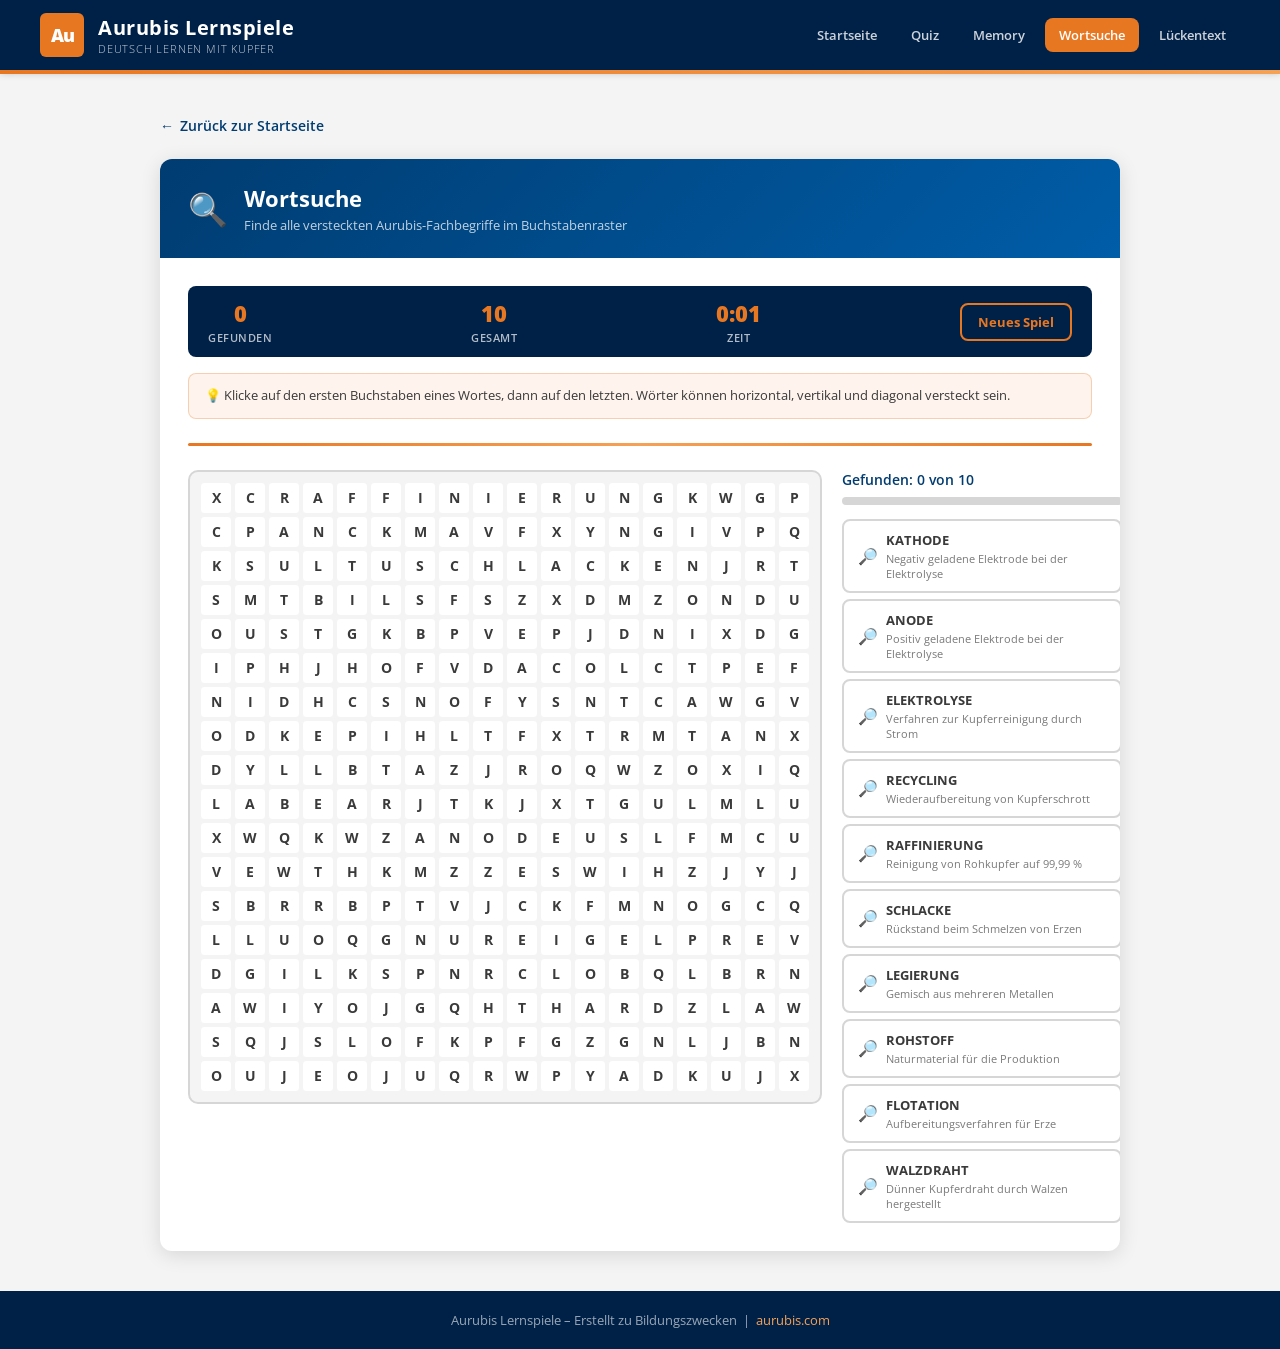
<file: wordsearch.html>
<!DOCTYPE html>
<html lang="de">
<head>
  <meta charset="UTF-8" />
  <meta name="viewport" content="width=device-width, initial-scale=1.0" />
  <title>Wortsuche – Aurubis Lernspiele</title>
  <link rel="stylesheet" href="style.css" />
  <style>
    .ws-layout {
      display: grid;
      grid-template-columns: 1fr 280px;
      gap: 20px;
      align-items: start;
    }
    @media (max-width: 720px) { .ws-layout { grid-template-columns: 1fr; } }

    #wsGrid {
      display: inline-grid;
      gap: 2px;
      background: var(--aurubis-grey-light);
      border: 2px solid var(--aurubis-grey-mid);
      border-radius: 10px;
      padding: 10px;
      user-select: none;
      -webkit-user-select: none;
    }

    .ws-cell {
      width: 32px; height: 32px;
      display: flex; align-items: center; justify-content: center;
      font-size: 14px; font-weight: 700;
      border-radius: 4px;
      cursor: pointer;
      background: white;
      color: var(--aurubis-grey-dark);
      transition: background 0.15s;
      text-transform: uppercase;
      border: 1px solid var(--aurubis-grey-light);
    }
    @media (max-width: 480px) {
      .ws-cell { width: 24px; height: 24px; font-size: 11px; }
    }
    .ws-cell.selecting { background: rgba(232,119,34,0.3); color: var(--aurubis-blue-dark); }
    .ws-cell.found { background: var(--aurubis-orange); color: white; }
    .ws-cell.found-alt { background: var(--aurubis-blue-mid); color: white; }
    .ws-cell.found-2 { background: #22c55e; color: white; }
    .ws-cell.found-3 { background: #a855f7; color: white; }
    .ws-cell.found-4 { background: #ec4899; color: white; }
    .ws-cell.found-5 { background: #f97316; color: white; }
    .ws-cell.found-6 { background: #14b8a6; color: white; }

    .word-list { display: flex; flex-direction: column; gap: 6px; }
    .word-item {
      background: white;
      border: 2px solid var(--aurubis-grey-mid);
      border-radius: 8px;
      padding: 10px 14px;
      font-size: 13px;
      font-weight: 700;
      color: var(--aurubis-grey-dark);
      cursor: default;
      transition: all 0.2s;
      display: flex;
      align-items: center;
      gap: 8px;
    }
    .word-item.found {
      background: #d4f8e8;
      border-color: #22c55e;
      color: #14532d;
      text-decoration: line-through;
    }
    .word-item .w-icon { font-size: 16px; flex-shrink: 0; }
    .word-item .w-text { flex: 1; }
    .word-item .w-hint { font-size: 11px; font-weight: 400; color: var(--aurubis-grey); margin-top: 2px; }

    .ws-progress {
      font-size: 14px;
      font-weight: 600;
      color: var(--aurubis-blue);
      margin-bottom: 8px;
    }

    .direction-badge {
      display: inline-block;
      background: rgba(0,60,113,0.1);
      color: var(--aurubis-blue);
      font-size: 11px;
      padding: 2px 8px;
      border-radius: 4px;
      font-weight: 600;
      margin-bottom: 4px;
    }

    .ws-hint-box {
      background: rgba(232,119,34,0.08);
      border: 1px solid rgba(232,119,34,0.3);
      border-radius: 8px;
      padding: 12px 16px;
      font-size: 13px;
      color: var(--aurubis-grey-dark);
      margin-top: 12px;
      line-height: 1.5;
      min-height: 44px;
    }
  </style>
</head>
<body>

<header class="site-header">
  <div class="header-inner">
    <a href="index.html" class="logo-area">
      <div class="logo-icon">Au</div>
      <div class="logo-text">
        <span class="brand">Aurubis Lernspiele</span>
        <span class="tagline">Deutsch lernen mit Kupfer</span>
      </div>
    </a>
    <nav class="header-nav">
      <a href="index.html">Startseite</a>
      <a href="quiz.html">Quiz</a>
      <a href="memory.html">Memory</a>
      <a href="wordsearch.html" class="active">Wortsuche</a>
      <a href="lueckentext.html">Lückentext</a>
    </nav>
  </div>
</header>
<div class="accent-bar"></div>

<main>
  <div class="game-page" style="max-width:960px;">
    <a href="index.html" class="back-link">Zurück zur Startseite</a>

    <div class="game-panel">
      <div class="game-panel-header">
        <div class="icon">🔍</div>
        <div>
          <h2>Wortsuche</h2>
          <p>Finde alle versteckten Aurubis-Fachbegriffe im Buchstabenraster</p>
        </div>
      </div>

      <div class="game-panel-body" id="wsSteup">
        <div class="score-bar" style="margin-bottom:16px;">
          <div class="score-item">
            <span class="score-value" id="wsFound">0</span>
            <span class="score-label">Gefunden</span>
          </div>
          <div class="score-item">
            <span class="score-value" id="wsTotal">0</span>
            <span class="score-label">Gesamt</span>
          </div>
          <div class="score-item">
            <span class="score-value" id="wsTimer">0:00</span>
            <span class="score-label">Zeit</span>
          </div>
          <button class="btn btn-outline btn-sm" id="wsNewGame">Neues Spiel</button>
        </div>

        <div class="ws-hint-box" id="wsHintBox">
          💡 Klicke auf den ersten Buchstaben eines Wortes, dann auf den letzten. Wörter können horizontal, vertikal und diagonal versteckt sein.
        </div>

        <div class="copper-line"></div>

        <div class="ws-layout">
          <div>
            <div id="wsGrid"></div>
          </div>
          <div>
            <p class="ws-progress" id="wsProgressText">Gefunden: 0 von 0</p>
            <div class="progress-wrap" style="margin-bottom:14px;">
              <div class="progress-fill" id="wsProgressBar" style="width:0%"></div>
            </div>
            <div class="word-list" id="wsWordList"></div>
          </div>
        </div>

      </div>

      <div class="result-screen" id="wsResult" style="display:none; padding:40px 28px;">
        <div class="result-icon">🔍</div>
        <h3>Alle Wörter gefunden!</h3>
        <div class="final-score" id="wsFinalTime"></div>
        <p id="wsResultMsg"></p>
        <div class="result-actions">
          <button class="btn btn-primary" id="wsReplay">Neues Spiel</button>
          <a href="index.html" class="btn btn-secondary">Andere Spiele</a>
        </div>
      </div>
    </div>
  </div>
</main>

<footer class="site-footer">
  <p>Aurubis Lernspiele – Erstellt zu Bildungszwecken &nbsp;|&nbsp; <a href="https://www.aurubis.com" target="_blank" rel="noopener">aurubis.com</a></p>
</footer>

<script src="vocabulary.js"></script>
<script>
// Words to place (short forms of terms, uppercase, no spaces/umlauts replaced)
const WS_WORDS = [
  { word: 'KATHODE',      hint: 'Negativ geladene Elektrode bei der Elektrolyse' },
  { word: 'ANODE',        hint: 'Positiv geladene Elektrode bei der Elektrolyse' },
  { word: 'ELEKTROLYSE',  hint: 'Verfahren zur Kupferreinigung durch Strom' },
  { word: 'RECYCLING',    hint: 'Wiederaufbereitung von Kupferschrott' },
  { word: 'RAFFINIERUNG', hint: 'Reinigung von Rohkupfer auf 99,99 %' },
  { word: 'SCHLACKE',     hint: 'Rückstand beim Schmelzen von Erzen' },
  { word: 'LEGIERUNG',    hint: 'Gemisch aus mehreren Metallen' },
  { word: 'ROHSTOFF',     hint: 'Naturmaterial für die Produktion' },
  { word: 'FLOTATION',    hint: 'Aufbereitungsverfahren für Erze' },
  { word: 'WALZDRAHT',    hint: 'Dünner Kupferdraht durch Walzen hergestellt' },
];

const GRID_SIZE = 18;
let grid = [];
let placed = [];
let selStart = null;
let foundCount = 0;
let totalWords = 0;
let timerSec = 0;
let timerInt = null;
let foundColors = {};
let colorIdx = 0;
const FOUND_CLASSES = ['found','found-alt','found-2','found-3','found-4','found-5','found-6'];

function initGrid() {
  grid = Array.from({length: GRID_SIZE}, () => Array(GRID_SIZE).fill(''));
  placed = [];
}

function shuffle(arr) {
  const a = [...arr];
  for (let i = a.length - 1; i > 0; i--) {
    const j = Math.floor(Math.random() * (i + 1));
    [a[i], a[j]] = [a[j], a[i]];
  }
  return a;
}

// Umlauts for display in word list, but simplified in grid
function simplify(str) {
  return str.toUpperCase()
    .replace(/Ä/g,'AE').replace(/Ö/g,'OE').replace(/Ü/g,'UE').replace(/ß/g,'SS')
    .replace(/[^A-Z]/g,'');
}

const DIRS = [
  [0,1], [1,0], [1,1], [1,-1],
  [0,-1], [-1,0], [-1,-1], [-1,1]
];

function canPlace(word, row, col, dr, dc) {
  for (let i = 0; i < word.length; i++) {
    const r = row + dr * i, c = col + dc * i;
    if (r < 0 || r >= GRID_SIZE || c < 0 || c >= GRID_SIZE) return false;
    if (grid[r][c] !== '' && grid[r][c] !== word[i]) return false;
  }
  return true;
}

function placeWord(word, row, col, dr, dc) {
  const cells = [];
  for (let i = 0; i < word.length; i++) {
    const r = row + dr * i, c = col + dc * i;
    grid[r][c] = word[i];
    cells.push([r, c]);
  }
  return cells;
}

function buildGrid() {
  initGrid();
  const ALPHA = 'ABCDEFGHIJKLMNOPQRSTUVWXYZ';
  const wordsToPlace = WS_WORDS.map(w => ({ ...w, simple: simplify(w.word) }));

  for (const item of wordsToPlace) {
    const word = item.simple;
    let placed = false;
    const dirShuffled = shuffle(DIRS);
    for (let attempt = 0; attempt < 300 && !placed; attempt++) {
      const [dr, dc] = dirShuffled[attempt % dirShuffled.length];
      const row = Math.floor(Math.random() * GRID_SIZE);
      const col = Math.floor(Math.random() * GRID_SIZE);
      if (canPlace(word, row, col, dr, dc)) {
        const cells = placeWord(word, row, col, dr, dc);
        item.cells = cells;
        item.placed = true;
        placed = true;
      }
    }
    if (!item.placed) item.cells = [];
  }

  // Fill blanks
  for (let r = 0; r < GRID_SIZE; r++)
    for (let c = 0; c < GRID_SIZE; c++)
      if (!grid[r][c]) grid[r][c] = ALPHA[Math.floor(Math.random() * ALPHA.length)];

  return wordsToPlace;
}

function startWS() {
  foundCount = 0; colorIdx = 0; foundColors = {};
  timerSec = 0; selStart = null;
  clearInterval(timerInt);

  const wordsToPlace = buildGrid();
  placed = wordsToPlace;
  totalWords = placed.filter(w => w.placed).length;

  document.getElementById('wsFound').textContent = 0;
  document.getElementById('wsTotal').textContent = totalWords;
  document.getElementById('wsTimer').textContent = '0:00';
  document.getElementById('wsProgressText').textContent = `Gefunden: 0 von ${totalWords}`;
  document.getElementById('wsProgressBar').style.width = '0%';
  document.getElementById('wsHintBox').innerHTML =
    '💡 Klicke auf den ersten Buchstaben eines Wortes, dann auf den letzten. Wörter können horizontal, vertikal und diagonal versteckt sein.';

  renderGrid();
  renderWordList();

  timerInt = setInterval(() => {
    timerSec++;
    const m = Math.floor(timerSec / 60), s = timerSec % 60;
    document.getElementById('wsTimer').textContent = `${m}:${s.toString().padStart(2,'0')}`;
  }, 1000);

  document.getElementById('wsResult').style.display = 'none';
  document.getElementById('wsSteup').style.display = 'block';
}

function renderGrid() {
  const el = document.getElementById('wsGrid');
  el.style.gridTemplateColumns = `repeat(${GRID_SIZE}, 1fr)`;
  el.innerHTML = '';
  for (let r = 0; r < GRID_SIZE; r++) {
    for (let c = 0; c < GRID_SIZE; c++) {
      const cell = document.createElement('div');
      cell.className = 'ws-cell';
      cell.textContent = grid[r][c];
      cell.dataset.r = r;
      cell.dataset.c = c;
      cell.addEventListener('click', () => handleCellClick(r, c, cell));
      el.appendChild(cell);
    }
  }
}

function renderWordList() {
  const el = document.getElementById('wsWordList');
  el.innerHTML = '';
  placed.filter(w => w.placed).forEach((item, i) => {
    const div = document.createElement('div');
    div.className = 'word-item';
    div.id = `witem-${i}`;
    div.innerHTML = `<span class="w-icon">🔎</span><div><div class="w-text">${item.word}</div><div class="w-hint">${item.hint}</div></div>`;
    el.appendChild(div);
  });
}

function getCellEl(r, c) {
  return document.querySelector(`[data-r="${r}"][data-c="${c}"]`);
}

function clearSelecting() {
  document.querySelectorAll('.ws-cell.selecting').forEach(el => el.classList.remove('selecting'));
}

function getCellsBetween(r1, c1, r2, c2) {
  const dr = Math.sign(r2 - r1), dc = Math.sign(c2 - c1);
  if (r1 === r2 && c1 === c2) return [[r1, c1]];
  // Must be straight line
  const lenR = Math.abs(r2 - r1), lenC = Math.abs(c2 - c1);
  if (lenR !== 0 && lenC !== 0 && lenR !== lenC) return null;
  const cells = [];
  let r = r1, c = c1;
  while (true) {
    cells.push([r, c]);
    if (r === r2 && c === c2) break;
    r += dr; c += dc;
  }
  return cells;
}

function handleCellClick(r, c, cellEl) {
  if (!selStart) {
    clearSelecting();
    selStart = { r, c };
    cellEl.classList.add('selecting');
    return;
  }

  const cells = getCellsBetween(selStart.r, selStart.c, r, c);
  if (!cells) {
    clearSelecting();
    selStart = { r, c };
    cellEl.classList.add('selecting');
    return;
  }

  const selected = cells.map(([cr, cc]) => grid[cr][cc]).join('');
  const reversed = selected.split('').reverse().join('');

  clearSelecting();
  selStart = null;

  // Check against placed words
  let foundItem = null;
  let foundIdx = -1;
  placed.filter(w => w.placed).forEach((item, i) => {
    const simple = simplify(item.word);
    if ((selected === simple || reversed === simple) && !item.found) {
      // Verify cells match
      const match = checkCellsMatch(cells, item.cells) || checkCellsMatch(cells, [...item.cells].reverse());
      if (match) { foundItem = item; foundIdx = i; }
    }
  });

  if (foundItem) {
    foundItem.found = true;
    const cls = FOUND_CLASSES[colorIdx % FOUND_CLASSES.length];
    colorIdx++;
    foundItem.cells.forEach(([cr, cc]) => {
      const el = getCellEl(cr, cc);
      if (el) { el.className = `ws-cell ${cls}`; }
    });
    const witem = document.getElementById(`witem-${foundIdx}`);
    if (witem) {
      witem.classList.add('found');
      witem.querySelector('.w-icon').textContent = '✓';
    }
    foundCount++;
    document.getElementById('wsFound').textContent = foundCount;
    document.getElementById('wsProgressText').textContent = `Gefunden: ${foundCount} von ${totalWords}`;
    document.getElementById('wsProgressBar').style.width = `${(foundCount / totalWords) * 100}%`;
    document.getElementById('wsHintBox').innerHTML = `✅ <strong>${foundItem.word}</strong> gefunden! – ${foundItem.hint}`;

    if (foundCount >= totalWords) {
      clearInterval(timerInt);
      setTimeout(showWSResult, 600);
    }
  } else {
    // Highlight selection briefly as wrong
    cells.forEach(([cr, cc]) => {
      const el = getCellEl(cr, cc);
      if (el && !el.className.includes('found')) {
        el.style.background = '#fee2e2';
        setTimeout(() => { el.style.background = ''; }, 500);
      }
    });
    document.getElementById('wsHintBox').textContent = '❌ Kein Wort gefunden. Probiere es nochmal!';
  }
}

function checkCellsMatch(sel, target) {
  if (sel.length !== target.length) return false;
  return sel.every(([r, c], i) => target[i][0] === r && target[i][1] === c);
}

function showWSResult() {
  document.getElementById('wsSteup').style.display = 'none';
  document.getElementById('wsResult').style.display = 'block';
  const m = Math.floor(timerSec / 60), s = timerSec % 60;
  document.getElementById('wsFinalTime').textContent = `${m}:${s.toString().padStart(2,'0')}`;
  let msg = timerSec < 120
    ? 'Beeindruckend! Du kennst dich in der Aurubis-Welt wirklich aus!'
    : timerSec < 300
    ? 'Sehr gut! Du hast alle Wörter gefunden. Übe weiter!'
    : 'Geschafft! Alle Wörter gefunden. Beim nächsten Mal wird es schneller!';
  document.getElementById('wsResultMsg').textContent = msg;
}

document.getElementById('wsNewGame').addEventListener('click', startWS);
document.getElementById('wsReplay').addEventListener('click', startWS);

startWS();
</script>

</body>
</html>
</file>
<file: style.css>
/* Aurubis Corporate Identity */
@import url('https://fonts.googleapis.com/css2?family=Open+Sans:wght@300;400;600;700;800&display=swap');

:root {
  --aurubis-orange:    #E87722;
  --aurubis-orange-dark: #C8640A;
  --aurubis-orange-light: #F5A156;
  --aurubis-blue:      #003C71;
  --aurubis-blue-dark: #002147;
  --aurubis-blue-mid:  #005DA8;
  --aurubis-white:     #FFFFFF;
  --aurubis-grey-light:#F4F4F4;
  --aurubis-grey-mid:  #D6D6D6;
  --aurubis-grey:      #7A7A7A;
  --aurubis-grey-dark: #3A3A3A;
  --radius:            8px;
  --shadow:            0 4px 20px rgba(0,0,0,0.12);
  --shadow-hover:      0 8px 30px rgba(0,0,0,0.2);
  --transition:        0.25s ease;
}

*, *::before, *::after { box-sizing: border-box; margin: 0; padding: 0; }

html { scroll-behavior: smooth; }

body {
  font-family: 'Open Sans', Arial, sans-serif;
  background: var(--aurubis-grey-light);
  color: var(--aurubis-grey-dark);
  min-height: 100vh;
  display: flex;
  flex-direction: column;
}

/* ── Header ── */
.site-header {
  background: var(--aurubis-blue-dark);
  color: var(--aurubis-white);
  padding: 0 24px;
  box-shadow: 0 2px 8px rgba(0,0,0,0.3);
}

.header-inner {
  max-width: 1200px;
  margin: 0 auto;
  display: flex;
  align-items: center;
  justify-content: space-between;
  height: 70px;
}

.logo-area {
  display: flex;
  align-items: center;
  gap: 14px;
  text-decoration: none;
  color: inherit;
}

.logo-icon {
  width: 44px;
  height: 44px;
  background: var(--aurubis-orange);
  border-radius: 6px;
  display: flex;
  align-items: center;
  justify-content: center;
  font-weight: 800;
  font-size: 18px;
  letter-spacing: -1px;
  color: var(--aurubis-white);
  flex-shrink: 0;
}

.logo-text {
  display: flex;
  flex-direction: column;
}

.logo-text .brand { font-size: 20px; font-weight: 700; letter-spacing: 0.5px; }
.logo-text .tagline { font-size: 11px; font-weight: 300; opacity: 0.8; letter-spacing: 0.8px; text-transform: uppercase; }

.header-nav { display: flex; gap: 6px; }
.header-nav a {
  color: rgba(255,255,255,0.8);
  text-decoration: none;
  padding: 8px 14px;
  border-radius: var(--radius);
  font-size: 13px;
  font-weight: 600;
  transition: var(--transition);
}
.header-nav a:hover, .header-nav a.active {
  background: var(--aurubis-orange);
  color: var(--aurubis-white);
}

/* ── Accent Bar ── */
.accent-bar {
  height: 4px;
  background: linear-gradient(90deg, var(--aurubis-orange) 0%, var(--aurubis-orange-light) 100%);
}

/* ── Hero ── */
.hero {
  background: linear-gradient(135deg, var(--aurubis-blue) 0%, var(--aurubis-blue-dark) 60%, #001530 100%);
  color: var(--aurubis-white);
  padding: 60px 24px;
  text-align: center;
  position: relative;
  overflow: hidden;
}

.hero::before {
  content: '';
  position: absolute;
  top: -60px; right: -60px;
  width: 300px; height: 300px;
  background: radial-gradient(circle, rgba(232,119,34,0.25) 0%, transparent 70%);
  pointer-events: none;
}
.hero::after {
  content: '';
  position: absolute;
  bottom: -80px; left: -60px;
  width: 400px; height: 400px;
  background: radial-gradient(circle, rgba(0,93,168,0.3) 0%, transparent 70%);
  pointer-events: none;
}

.hero-content { position: relative; z-index: 1; max-width: 700px; margin: 0 auto; }
.hero-badge {
  display: inline-block;
  background: rgba(232,119,34,0.2);
  border: 1px solid rgba(232,119,34,0.5);
  color: var(--aurubis-orange-light);
  font-size: 11px;
  font-weight: 700;
  letter-spacing: 2px;
  text-transform: uppercase;
  padding: 6px 16px;
  border-radius: 20px;
  margin-bottom: 20px;
}

.hero h1 { font-size: clamp(28px, 5vw, 46px); font-weight: 800; line-height: 1.15; margin-bottom: 16px; }
.hero h1 span { color: var(--aurubis-orange); }
.hero p { font-size: 16px; font-weight: 300; opacity: 0.85; max-width: 540px; margin: 0 auto; }

/* ── Main Content ── */
main { flex: 1; max-width: 1200px; margin: 0 auto; width: 100%; padding: 40px 24px; }

/* ── Section Heading ── */
.section-title {
  font-size: 22px; font-weight: 700;
  color: var(--aurubis-blue);
  margin-bottom: 8px;
}
.section-subtitle {
  font-size: 14px; color: var(--aurubis-grey);
  margin-bottom: 28px;
}

/* ── Game Cards (Index) ── */
.games-grid {
  display: grid;
  grid-template-columns: repeat(auto-fill, minmax(260px, 1fr));
  gap: 24px;
  margin-top: 8px;
}

.game-card {
  background: var(--aurubis-white);
  border-radius: 12px;
  overflow: hidden;
  box-shadow: var(--shadow);
  transition: transform var(--transition), box-shadow var(--transition);
  text-decoration: none;
  color: inherit;
  display: flex;
  flex-direction: column;
}
.game-card:hover {
  transform: translateY(-6px);
  box-shadow: var(--shadow-hover);
}

.game-card-header {
  background: var(--aurubis-blue);
  padding: 28px 24px 24px;
  display: flex;
  align-items: center;
  gap: 14px;
}
.game-icon {
  width: 52px; height: 52px;
  background: rgba(232,119,34,0.15);
  border: 2px solid rgba(232,119,34,0.4);
  border-radius: 12px;
  display: flex; align-items: center; justify-content: center;
  font-size: 26px;
  flex-shrink: 0;
}

.game-card-header h3 { color: var(--aurubis-white); font-size: 18px; font-weight: 700; }
.game-card-header p  { color: rgba(255,255,255,0.65); font-size: 12px; margin-top: 3px; }

.game-card-body { padding: 20px 24px; flex: 1; }
.game-card-body p { font-size: 14px; color: var(--aurubis-grey); line-height: 1.6; }

.game-card-footer {
  padding: 14px 24px 20px;
  display: flex;
  align-items: center;
  gap: 8px;
}
.game-difficulty {
  display: flex; gap: 4px;
}
.dot {
  width: 8px; height: 8px; border-radius: 50%;
  background: var(--aurubis-grey-mid);
}
.dot.filled { background: var(--aurubis-orange); }

.play-btn {
  margin-left: auto;
  background: var(--aurubis-orange);
  color: var(--aurubis-white);
  border: none;
  border-radius: 6px;
  padding: 8px 18px;
  font-size: 13px;
  font-weight: 700;
  cursor: pointer;
  text-decoration: none;
  transition: background var(--transition);
}
.play-btn:hover { background: var(--aurubis-orange-dark); }

/* ── Info Box ── */
.info-box {
  background: var(--aurubis-white);
  border-left: 4px solid var(--aurubis-orange);
  border-radius: var(--radius);
  padding: 16px 20px;
  margin-bottom: 32px;
  font-size: 14px;
  color: var(--aurubis-grey-dark);
  line-height: 1.7;
  box-shadow: var(--shadow);
}
.info-box strong { color: var(--aurubis-blue); }

/* ── Game Page Layout ── */
.game-page { max-width: 860px; margin: 0 auto; }

.back-link {
  display: inline-flex;
  align-items: center;
  gap: 6px;
  color: var(--aurubis-blue);
  text-decoration: none;
  font-size: 14px;
  font-weight: 600;
  margin-bottom: 24px;
  transition: color var(--transition);
}
.back-link:hover { color: var(--aurubis-orange); }
.back-link::before { content: '←'; }

.game-panel {
  background: var(--aurubis-white);
  border-radius: 12px;
  box-shadow: var(--shadow);
  overflow: hidden;
}

.game-panel-header {
  background: linear-gradient(135deg, var(--aurubis-blue) 0%, var(--aurubis-blue-mid) 100%);
  padding: 24px 28px;
  color: var(--aurubis-white);
  display: flex;
  align-items: center;
  gap: 16px;
}
.game-panel-header .icon { font-size: 32px; }
.game-panel-header h2 { font-size: 22px; font-weight: 700; }
.game-panel-header p { font-size: 13px; opacity: 0.75; margin-top: 3px; }

.game-panel-body { padding: 28px; }

/* ── Buttons ── */
.btn {
  display: inline-flex;
  align-items: center;
  gap: 8px;
  padding: 12px 24px;
  border-radius: var(--radius);
  font-size: 15px;
  font-weight: 700;
  cursor: pointer;
  border: none;
  transition: var(--transition);
  text-decoration: none;
  font-family: inherit;
}
.btn-primary { background: var(--aurubis-orange); color: var(--aurubis-white); }
.btn-primary:hover { background: var(--aurubis-orange-dark); transform: translateY(-2px); }
.btn-secondary { background: var(--aurubis-blue); color: var(--aurubis-white); }
.btn-secondary:hover { background: var(--aurubis-blue-dark); transform: translateY(-2px); }
.btn-outline {
  background: transparent;
  color: var(--aurubis-orange);
  border: 2px solid var(--aurubis-orange);
}
.btn-outline:hover { background: var(--aurubis-orange); color: var(--aurubis-white); }
.btn-sm { padding: 8px 16px; font-size: 13px; }
.btn:disabled { opacity: 0.5; cursor: not-allowed; transform: none; }

/* ── Score Bar ── */
.score-bar {
  display: flex;
  align-items: center;
  justify-content: space-between;
  background: var(--aurubis-blue-dark);
  color: var(--aurubis-white);
  padding: 12px 20px;
  border-radius: var(--radius);
  margin-bottom: 20px;
  font-size: 14px;
  font-weight: 600;
}
.score-bar .score-item { display: flex; flex-direction: column; align-items: center; gap: 2px; }
.score-bar .score-value { font-size: 22px; font-weight: 800; color: var(--aurubis-orange); }
.score-bar .score-label { font-size: 11px; opacity: 0.7; text-transform: uppercase; letter-spacing: 0.5px; }

/* ── Progress Bar ── */
.progress-wrap { background: var(--aurubis-grey-mid); border-radius: 10px; height: 8px; overflow: hidden; margin-bottom: 20px; }
.progress-fill { background: linear-gradient(90deg, var(--aurubis-orange), var(--aurubis-orange-light)); height: 100%; border-radius: 10px; transition: width 0.4s ease; }

/* ── Result Screen ── */
.result-screen {
  text-align: center;
  padding: 40px 20px;
}
.result-screen .result-icon { font-size: 64px; margin-bottom: 16px; }
.result-screen h3 { font-size: 28px; font-weight: 800; color: var(--aurubis-blue); margin-bottom: 8px; }
.result-screen .final-score { font-size: 52px; font-weight: 800; color: var(--aurubis-orange); margin: 12px 0; }
.result-screen p { color: var(--aurubis-grey); font-size: 15px; margin-bottom: 24px; }
.result-actions { display: flex; gap: 12px; justify-content: center; flex-wrap: wrap; }

/* ── Footer ── */
.site-footer {
  background: var(--aurubis-blue-dark);
  color: rgba(255,255,255,0.6);
  text-align: center;
  padding: 20px 24px;
  font-size: 13px;
  margin-top: auto;
}
.site-footer a { color: var(--aurubis-orange-light); text-decoration: none; }

/* ── Copper decoration ── */
.copper-line {
  height: 3px;
  background: linear-gradient(90deg, var(--aurubis-orange), var(--aurubis-orange-light), var(--aurubis-orange));
  border-radius: 3px;
  margin: 24px 0;
}

/* ── Responsive ── */
@media (max-width: 640px) {
  .header-nav { display: none; }
  .hero { padding: 40px 16px; }
  main { padding: 24px 16px; }
  .game-panel-body { padding: 16px; }
  .game-panel-header { padding: 16px 20px; }
}
</file>
